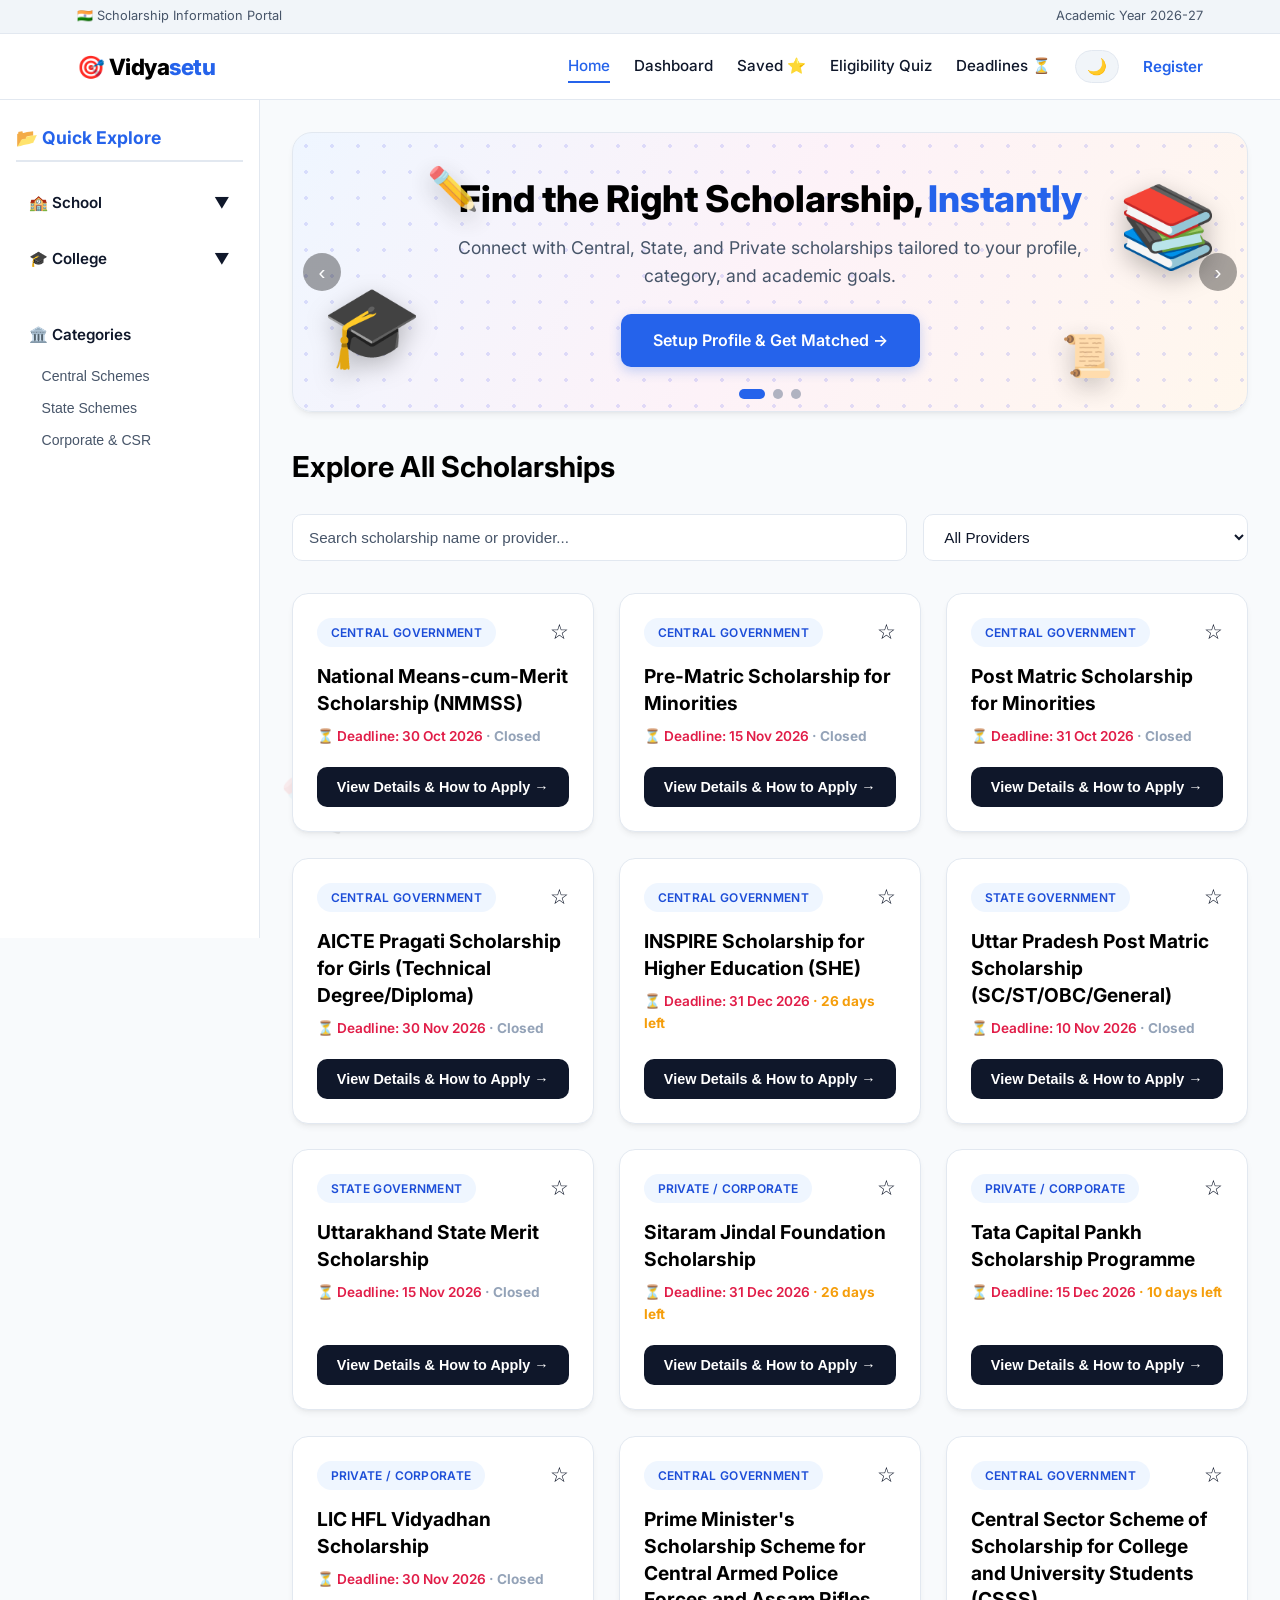
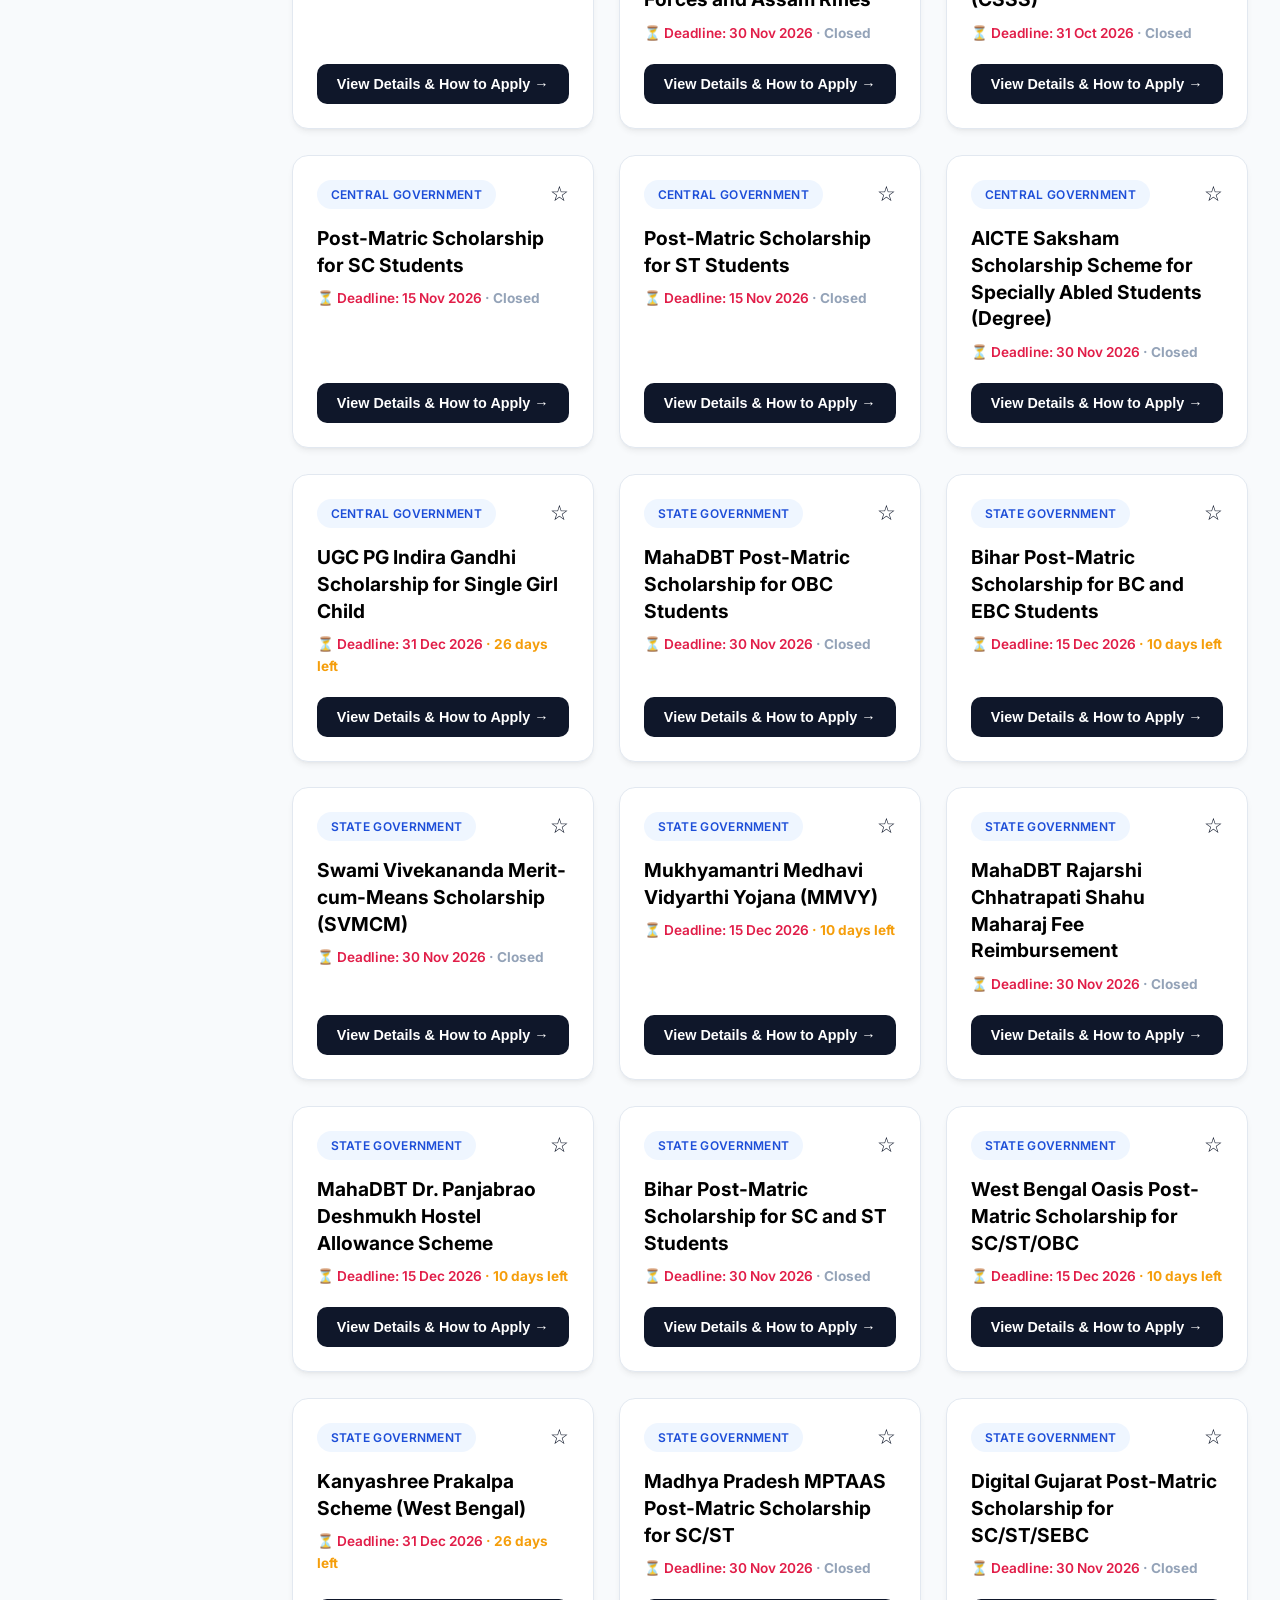
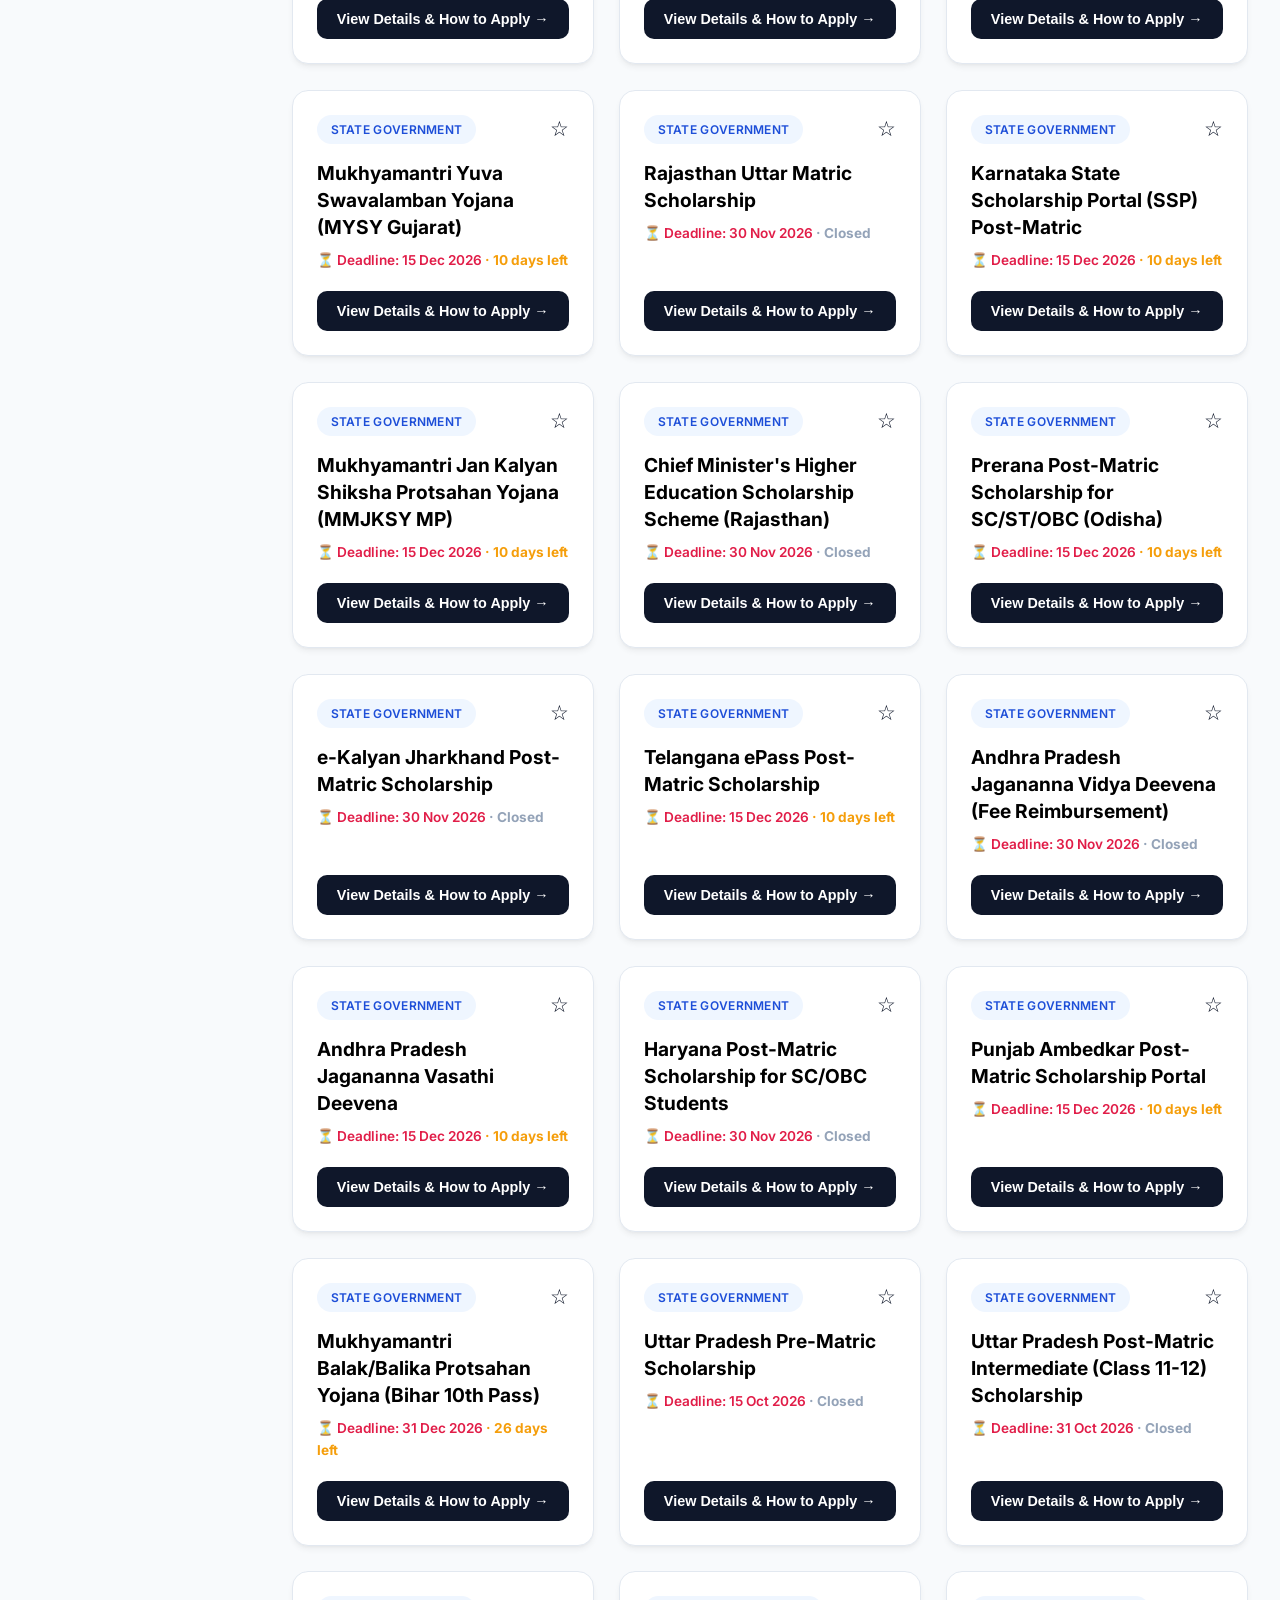
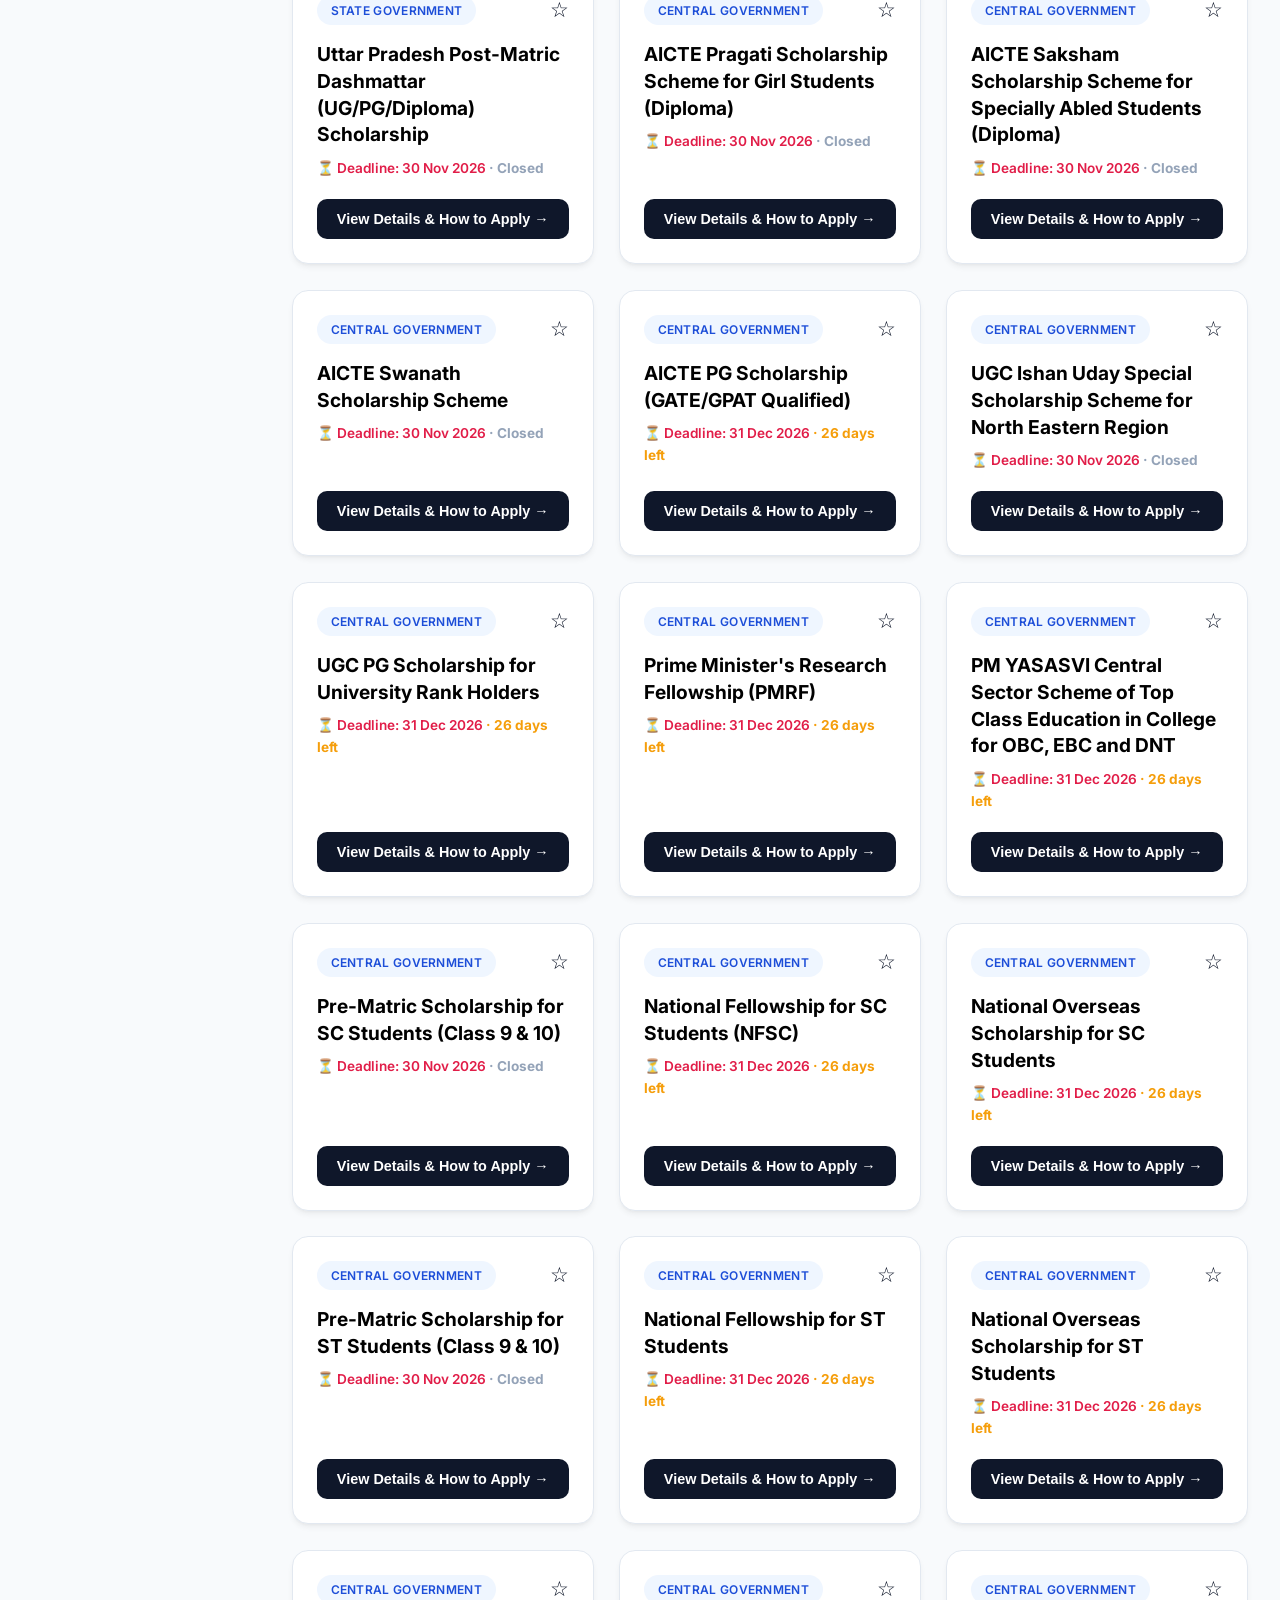
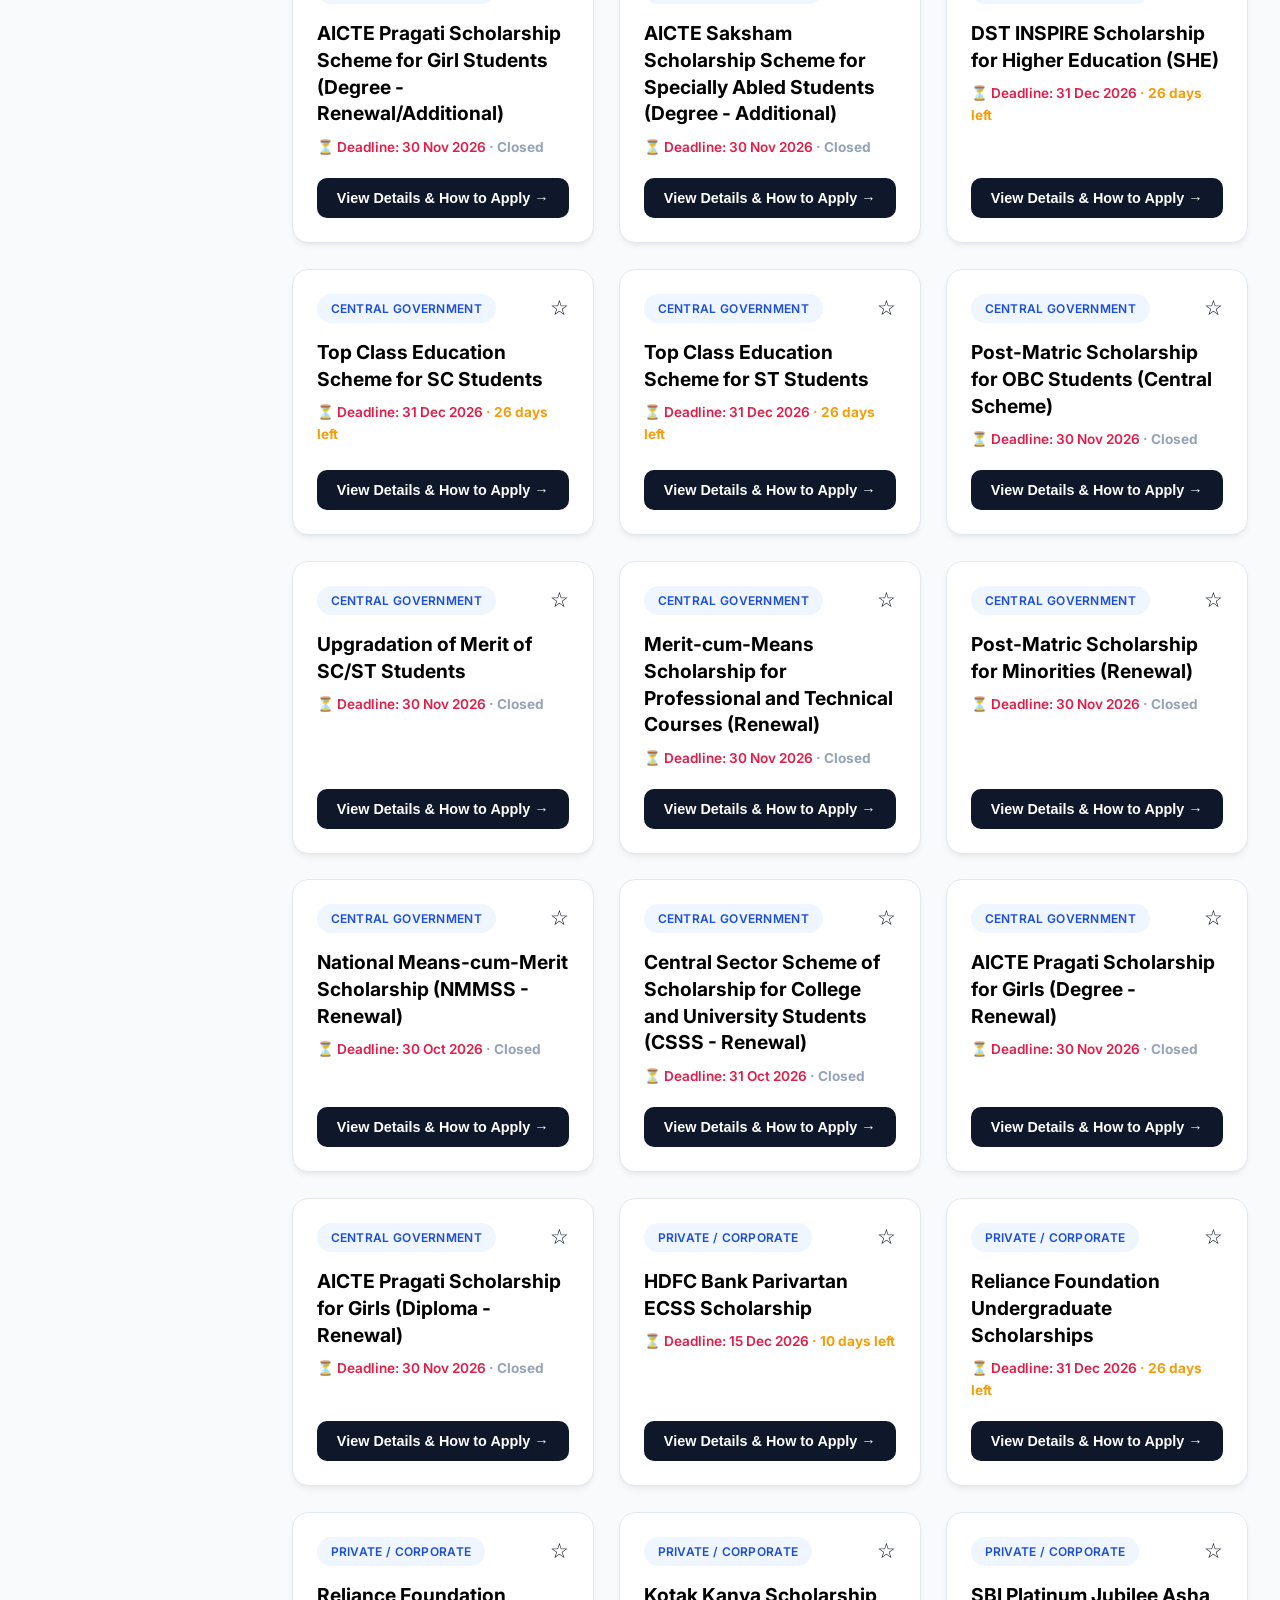
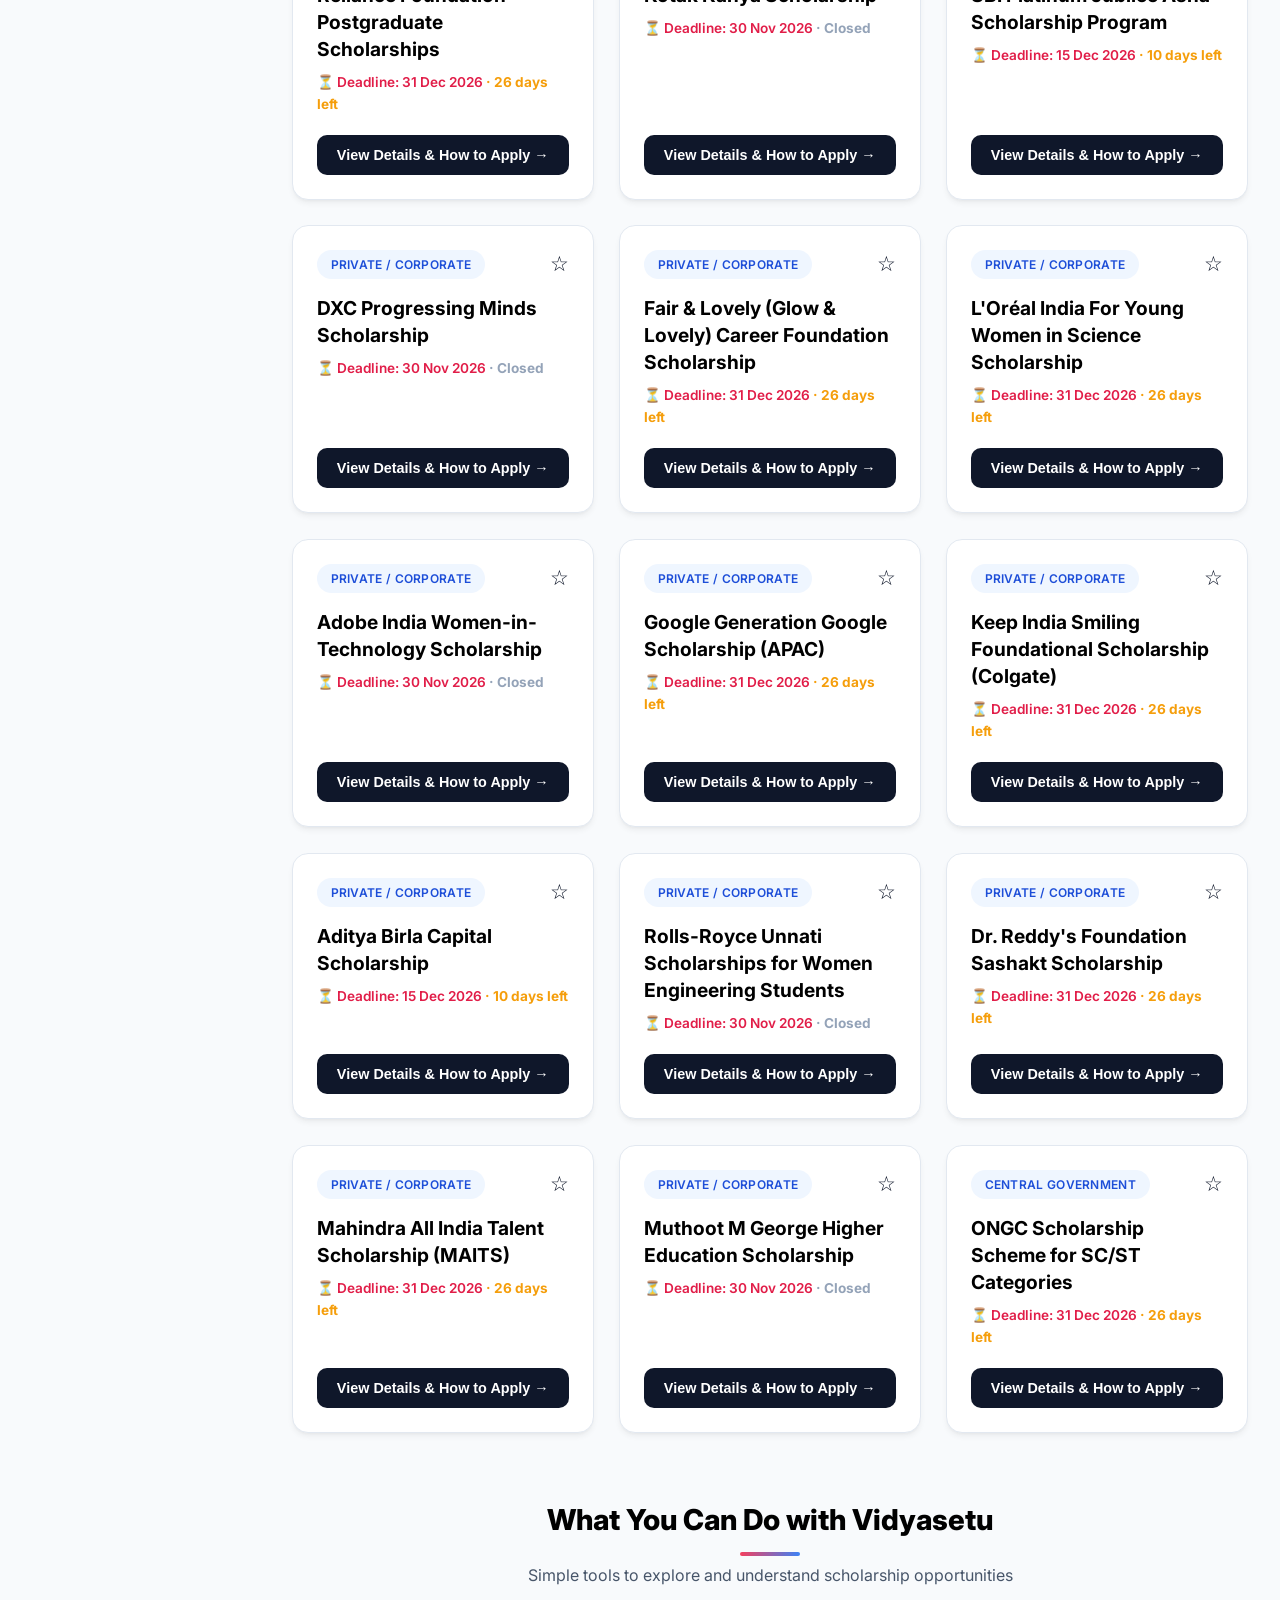
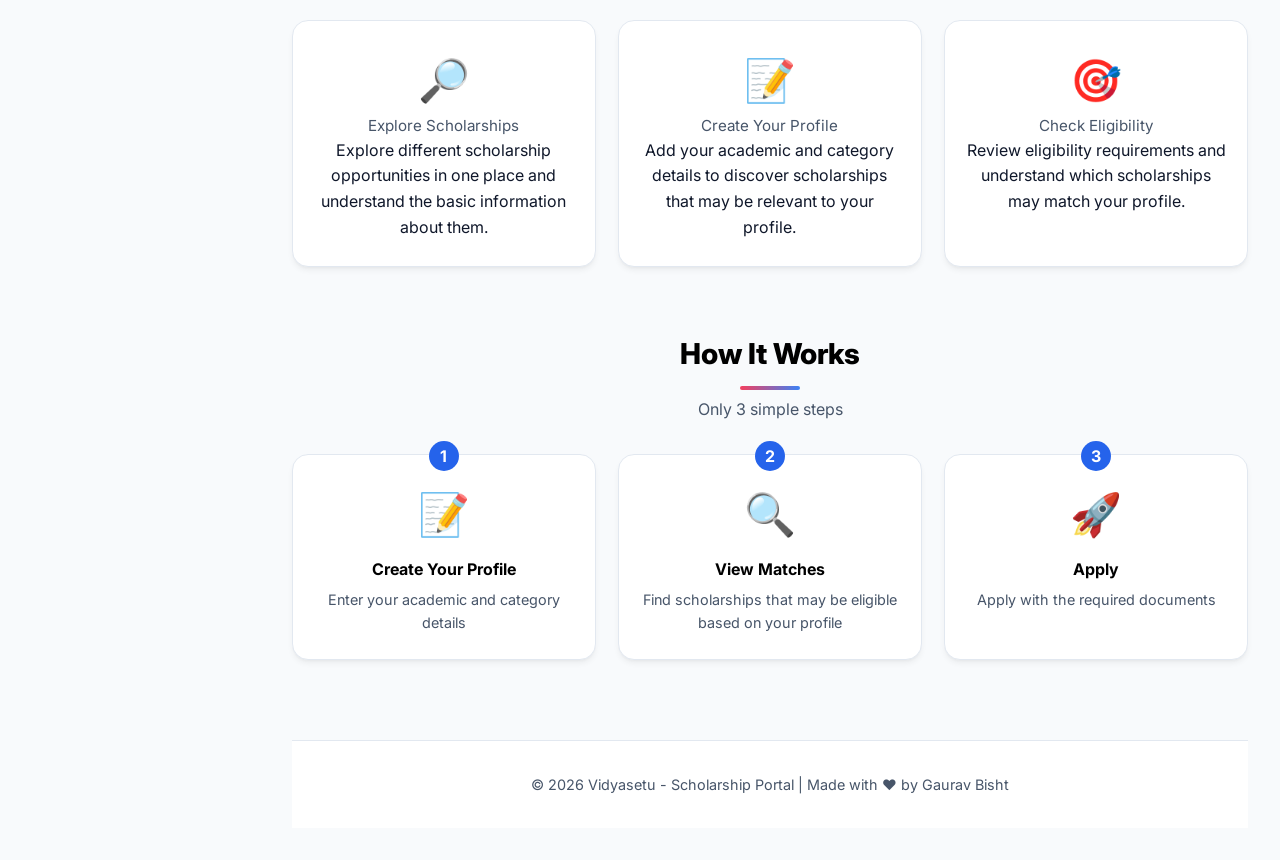
<file: index.html>
<!DOCTYPE html>
<html lang="en">
<head>
    <meta charset="UTF-8">
    <meta name="viewport" content="width=device-width, initial-scale=1.0">
    <title>Vidyasetu - Scholarship Portal</title>
    <link rel="preconnect" href="https://fonts.googleapis.com">
    <link rel="preconnect" href="https://fonts.gstatic.com" crossorigin>
    <link href="https://fonts.googleapis.com/css2?family=Inter:wght@400;500;600;700;800&display=swap" rel="stylesheet">
    <link rel="stylesheet" href="style.css">
</head>
<body>
    <!-- Scroll progress bar -->
    <div class="scroll-progress" id="scrollProgress"></div>

    <!-- Background floating decorations -->
    <span class="page-deco d1">📚</span>
    <span class="page-deco d2">🎓</span>
    <span class="page-deco d3">✏️</span>

    <!-- Top strip (official website jaisa) -->
    <div class="top-strip">
        <span>🇮🇳 Scholarship Information Portal</span>
        <span>Academic Year 2026-27</span>
    </div>

    <!-- Navbar -->
    <header class="navbar">
        <div class="logo">
            <span>🎯</span> Vidya<span>setu</span>
        </div>

        <button class="mobile-menu-btn" id="mobileMenuBtn" aria-label="Toggle navigation" aria-expanded="false">☰</button>

        <nav class="nav-links" id="navLinks">
            <a href="index.html" class="active">Home</a>
            <a href="dashboard.html" id="dashboardNavLink">Dashboard</a>
            <a href="saved.html">Saved ⭐</a>
            <a href="quiz.html">Eligibility Quiz</a>
            <a href="deadlines.html">Deadlines ⏳</a>

            <button id="themeToggleBtn" class="theme-btn" title="Toggle Theme">🌙</button>
            <div id="authLinkContainer" class="profile-menu-container">
                <!-- Dynamically populated profile icon or login link -->
            </div>
        </nav>
    </header>

    <div class="app-layout">
        <div class="sidebar-overlay" id="sidebarOverlay"></div>

        <!-- Left Sidebar -->
        <aside class="sidebar" id="dashboardSidebar">
            <div class="sidebar-mobile-header">
                <strong>Filters</strong>
                <button class="sidebar-close" id="sidebarClose" aria-label="Close filters">&times;</button>
            </div>
            <h3>📂 Quick Explore</h3>

            <!-- School -->
            <div class="menu-category">
                <div class="menu-title">🏫 School <span>▼</span></div>
                <ul class="submenu">
                    <li><button class="sub-filter-btn" onclick="filterByCourse('Class 9')">Class 9</button></li>
                    <li><button class="sub-filter-btn" onclick="filterByCourse('Class 10')">Class 10</button></li>
                    <li><button class="sub-filter-btn" onclick="filterByCourse('Class 11')">Class 11</button></li>
                    <li><button class="sub-filter-btn" onclick="filterByCourse('Class 12')">Class 12</button></li>
                </ul>
            </div>

            <!-- College -->
            <div class="menu-category">
                <div class="menu-title">🎓 College <span>▼</span></div>
                <ul class="submenu">
                    <li class="sub-dropdown">
                        <a href="#">Diploma &rsaquo;</a>
                        <ul class="nested-menu submenu">
                            <li><button class="sub-filter-btn" onclick="filterByCourse('Diploma')">All Diploma</button></li>
                        </ul>
                    </li>
                    <li class="sub-dropdown">
                        <a href="#">Undergraduate (UG) &rsaquo;</a>
                        <ul class="nested-menu submenu">
                            <li><button class="sub-filter-btn" onclick="filterByCourse('BCA')">BCA</button></li>
                            <li><button class="sub-filter-btn" onclick="filterByCourse('BTech')">B.Tech / Engineering</button></li>
                            <li><button class="sub-filter-btn" onclick="filterByCourse('BSc')">B.Sc / Science</button></li>
                        </ul>
                    </li>
                    <li class="sub-dropdown">
                        <a href="#">Postgraduate (PG) &rsaquo;</a>
                        <ul class="nested-menu submenu">
                            <li><button class="sub-filter-btn" onclick="filterByCourse('Post Graduation')">Masters / Post Graduation</button></li>
                        </ul>
                    </li>
                </ul>
            </div>

            <!-- Categories (hamesha visible) -->
            <div class="menu-category" style="margin-top: 2rem;">
                <div class="menu-title">🏛️ Categories</div>
                <ul class="submenu" style="display: block;">
                    <li><button class="sub-filter-btn" onclick="filterByCategory('Central Government')">Central Schemes</button></li>
                    <li><button class="sub-filter-btn" onclick="filterByCategory('State Government')">State Schemes</button></li>
                    <li><button class="sub-filter-btn" onclick="filterByCategory('Private / Corporate')">Corporate &amp; CSR</button></li>
                </ul>
            </div>
        </aside>

        <!-- Main Content -->
        <main class="main-content">
            <button class="sidebar-toggle" id="sidebarToggle" aria-expanded="false">📂 Quick Explore (Class / Course)</button>

            <!-- Hero banner slider -->
            <section class="hero-banner reveal">
                <span class="hero-deco left">🎓</span>
                <span class="hero-deco right">📚</span>
                <span class="hero-deco small top-left">✏️</span>
                <span class="hero-deco small bottom-right">📜</span>

                <div class="slide active">
                    <h1>Find the Right Scholarship, <span class="highlight">Instantly</span></h1>
                    <p>Connect with Central, State, and Private scholarships tailored to your profile, category, and academic goals.</p>
                    <div id="heroActionContainer">
                        <a href="profile.html" class="btn-primary" id="setupProfileHeroBtn">Setup Profile &amp; Get Matched &rarr;</a>
                    </div>
                </div>

                <div class="slide">
                    <h1>Empowering and <span class="highlight">Inspiring</span></h1>
                    <p>Students to Excel as Life Long Learners</p>
                </div>

                <div class="slide">
                    <h1>Check <span class="highlight">Eligibility</span> in Seconds</h1>
                    <p>Complete your profile and discover matching scholarships instantly</p>
                </div>

                <button class="slider-arrow prev" aria-label="Previous slide">‹</button>
                <button class="slider-arrow next" aria-label="Next slide">›</button>
                <div class="slider-dots"></div>
            </section>

            <!-- Explore all scholarships -->
            <section class="directory-section" id="explore">
                <h2>Explore All Scholarships</h2>
                <div class="search-filter-bar">
                    <input type="text" id="globalSearch" placeholder="Search scholarship name or provider...">
                    <select id="filterProvider">
                        <option value="">All Providers</option>
                        <option value="Central Government">Central Government</option>
                        <option value="State Government">State Government</option>
                        <option value="Private / Corporate">Private / Corporate</option>
                    </select>
                </div>
                <div id="allScholarshipsContainer" class="scholarship-grid"></div>
            </section>

            <!-- What you can do -->
            <section class="info-section reveal">
                <h2 class="section-title">What You Can Do with Vidyasetu</h2>
                <p class="section-sub">Simple tools to explore and understand scholarship opportunities</p>
                <div class="stats-grid">
                    <div class="stat-card">
                        <div class="stat-icon">🔎</div>
                        <div class="stat-label">Explore Scholarships</div>
                        <p>Explore different scholarship opportunities in one place and understand the basic information about them.</p>
                    </div>
                    <div class="stat-card">
                        <div class="stat-icon">📝</div>
                        <div class="stat-label">Create Your Profile</div>
                        <p>Add your academic and category details to discover scholarships that may be relevant to your profile.</p>
                    </div>
                    <div class="stat-card">
                        <div class="stat-icon">🎯</div>
                        <div class="stat-label">Check Eligibility</div>
                        <p>Review eligibility requirements and understand which scholarships may match your profile.</p>
                    </div>
                </div>
            </section>

            <!-- How it works -->
            <section class="info-section reveal">
                <h2 class="section-title">How It Works</h2>
                <p class="section-sub">Only 3 simple steps</p>
                <div class="steps-grid">
                    <div class="step-card">
                        <span class="step-no">1</span>
                        <div class="step-icon">📝</div>
                        <h4>Create Your Profile</h4>
                        <p>Enter your academic and category details</p>
                    </div>
                    <div class="step-card">
                        <span class="step-no">2</span>
                        <div class="step-icon">🔍</div>
                        <h4>View Matches</h4>
                        <p>Find scholarships that may be eligible based on your profile</p>
                    </div>
                    <div class="step-card">
                        <span class="step-no">3</span>
                        <div class="step-icon">🚀</div>
                        <h4>Apply</h4>
                        <p>Apply with the required documents</p>
                    </div>
                </div>
            </section>

            <!-- Footer -->
            <footer class="site-footer" style="width: 100%;">
                © 2026 Vidyasetu - Scholarship Portal | Made with ❤️ by Gaurav Bisht
            </footer>
        </main>
    </div>

    <!-- Modal for Detailed Guide -->
    <div id="scholarshipModal" class="modal">
        <div class="modal-content">
            <span class="close-btn">&times;</span>
            <div id="modalBody"></div>
        </div>
    </div>

    <!-- Extras -->
    <button class="back-to-top" id="backToTop" aria-label="Back to top">↑</button>
    <div class="toast" id="toast"></div>

    <script src="script.js"></script>
    <script>
    (() => {
        const menuBtn = document.getElementById('mobileMenuBtn');
        const nav = document.getElementById('navLinks');
        const sidebar = document.getElementById('dashboardSidebar');
        const toggle = document.getElementById('sidebarToggle');
        const closeBtn = document.getElementById('sidebarClose');
        const overlay = document.getElementById('sidebarOverlay');

        const closeSidebar = () => {
            if (!sidebar) return;
            sidebar.classList.remove('sidebar-open');
            if (overlay) overlay.classList.remove('sidebar-overlay-visible');
            if (toggle) toggle.setAttribute('aria-expanded', 'false');
            document.body.classList.remove('sidebar-lock');
        };
        const openSidebar = () => {
            if (!sidebar) return;
            sidebar.classList.add('sidebar-open');
            if (overlay) overlay.classList.add('sidebar-overlay-visible');
            if (toggle) toggle.setAttribute('aria-expanded', 'true');
            document.body.classList.add('sidebar-lock');
        };

        if (menuBtn && nav) {
            menuBtn.addEventListener('click', () => {
                const open = nav.classList.toggle('active-mobile-menu');
                menuBtn.setAttribute('aria-expanded', String(open));
            });
            nav.querySelectorAll('a').forEach(a => a.addEventListener('click', () => {
                nav.classList.remove('active-mobile-menu');
                menuBtn.setAttribute('aria-expanded', 'false');
            }));
        }

        if (toggle) toggle.addEventListener('click', openSidebar);
        if (closeBtn) closeBtn.addEventListener('click', closeSidebar);
        if (overlay) overlay.addEventListener('click', closeSidebar);
        if (sidebar) sidebar.querySelectorAll('.sub-filter-btn').forEach(b =>
            b.addEventListener('click', () => { if (window.innerWidth <= 900) closeSidebar(); }));

        window.addEventListener('resize', () => {
            if (window.innerWidth > 900) {
                closeSidebar();
                if (nav) nav.classList.remove('active-mobile-menu');
                if (menuBtn) menuBtn.setAttribute('aria-expanded', 'false');
            }
        });
    })();
    </script>
</body>
</html>
</file>
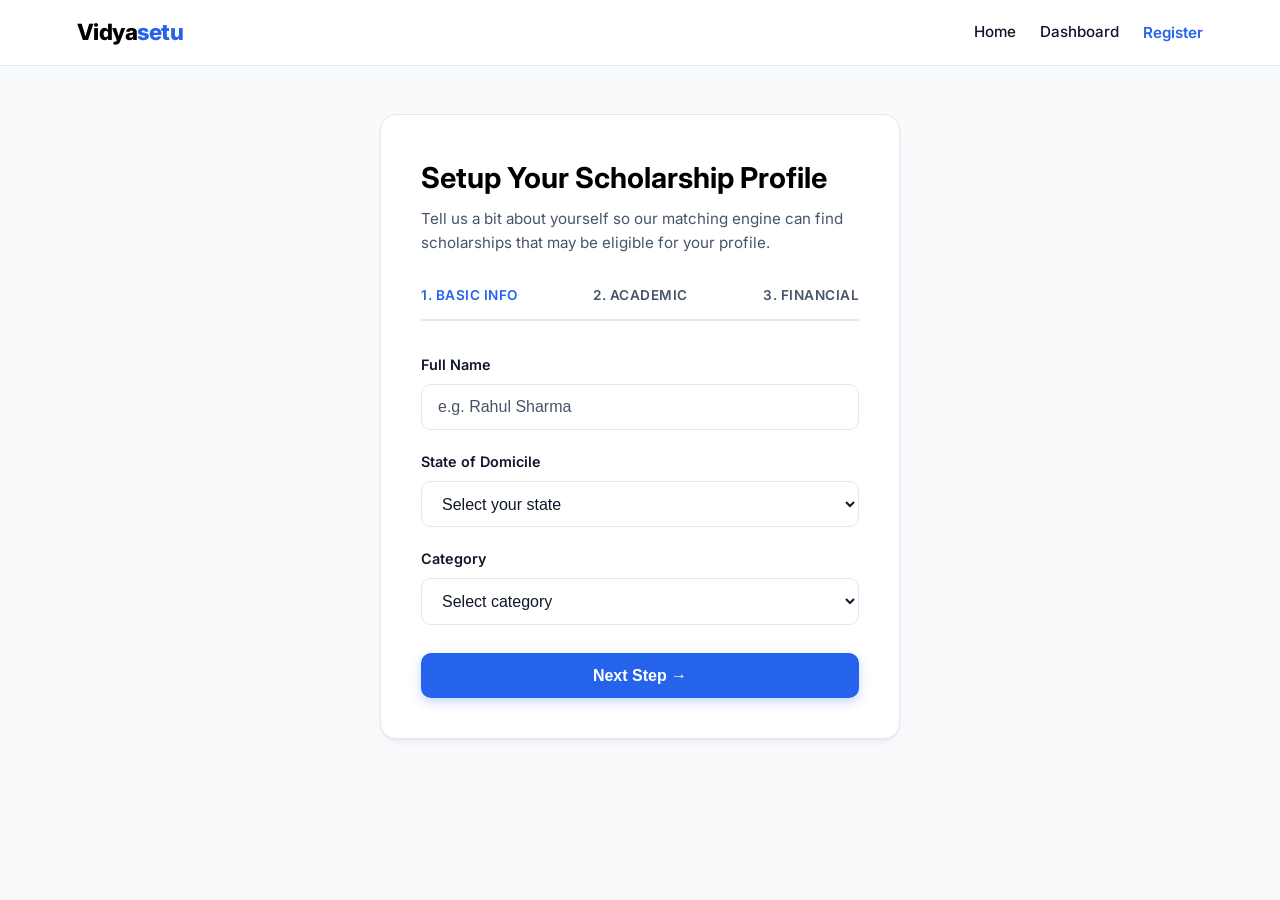
<file: dashboard.html>
<!DOCTYPE html>
<html lang="en">
<head>
    <meta charset="UTF-8">
    <meta name="viewport" content="width=device-width, initial-scale=1.0">
    <title>Dashboard - Vidyasetu</title>
    <link rel="preconnect" href="https://fonts.googleapis.com">
    <link rel="preconnect" href="https://fonts.gstatic.com" crossorigin>
    <link href="https://fonts.googleapis.com/css2?family=Inter:wght@400;500;600;700;800&display=swap" rel="stylesheet">
    <link rel="stylesheet" href="style.css">
</head>
<body>
    <div class="scroll-progress" id="scrollProgress"></div>

    <div class="top-strip">
        <span>🇮🇳 Scholarship Information Portal</span>
        <span>Academic Year 2026-27</span>
    </div>

    <header class="navbar">
        <div class="logo">
            <span>🎯</span> Vidya<span>setu</span>
        </div>

        <button class="mobile-menu-btn" id="mobileMenuBtn" aria-label="Toggle navigation" aria-expanded="false">☰</button>

        <nav class="nav-links" id="navLinks">
            <a href="index.html">Home</a>
            <a href="dashboard.html" id="dashboardNavLink" class="active">Dashboard</a>
            <a href="saved.html">Saved ⭐</a>
            <a href="quiz.html">Eligibility Quiz</a>
            <a href="deadlines.html">Deadlines ⏳</a>

            <button id="themeToggleBtn" class="theme-btn" title="Toggle Theme">🌙</button>
            <div id="authLinkContainer" class="profile-menu-container"></div>
        </nav>
    </header>

    <div class="app-layout">
        <div class="sidebar-overlay" id="sidebarOverlay"></div>

        <aside class="sidebar" id="dashboardSidebar">
            <div class="sidebar-mobile-header">
                <strong>Filters</strong>
                <button class="sidebar-close" id="sidebarClose" aria-label="Close filters">&times;</button>
            </div>
            <h3>📂 Quick Explore</h3>

            <div class="menu-category">
                <div class="menu-title">🏫 School <span>▼</span></div>
                <ul class="submenu">
                    <li><button class="sub-filter-btn" onclick="filterByCourse('Class 9')">Class 9</button></li>
                    <li><button class="sub-filter-btn" onclick="filterByCourse('Class 10')">Class 10</button></li>
                    <li><button class="sub-filter-btn" onclick="filterByCourse('Class 11')">Class 11</button></li>
                    <li><button class="sub-filter-btn" onclick="filterByCourse('Class 12')">Class 12</button></li>
                </ul>
            </div>

            <div class="menu-category">
                <div class="menu-title">🎓 College <span>▼</span></div>
                <ul class="submenu">
                    <li class="sub-dropdown">
                        <a href="#">Diploma &rsaquo;</a>
                        <ul class="nested-menu submenu">
                            <li><button class="sub-filter-btn" onclick="filterByCourse('Diploma')">All Diploma</button></li>
                        </ul>
                    </li>
                    <li class="sub-dropdown">
                        <a href="#">Undergraduate (UG) &rsaquo;</a>
                        <ul class="nested-menu submenu">
                            <li><button class="sub-filter-btn" onclick="filterByCourse('BCA')">BCA</button></li>
                            <li><button class="sub-filter-btn" onclick="filterByCourse('BTech')">B.Tech / Engineering</button></li>
                            <li><button class="sub-filter-btn" onclick="filterByCourse('BSc')">B.Sc / Science</button></li>
                        </ul>
                    </li>
                    <li class="sub-dropdown">
                        <a href="#">Postgraduate (PG) &rsaquo;</a>
                        <ul class="nested-menu submenu">
                            <li><button class="sub-filter-btn" onclick="filterByCourse('Post Graduation')">Masters / Post Graduation</button></li>
                        </ul>
                    </li>
                </ul>
            </div>

            <div class="menu-category" style="margin-top: 2rem;">
                <div class="menu-title">🏛️ Categories</div>
                <ul class="submenu" style="display: block;">
                    <li><button class="sub-filter-btn" onclick="filterByCategory('Central Government')">Central Schemes</button></li>
                    <li><button class="sub-filter-btn" onclick="filterByCategory('State Government')">State Schemes</button></li>
                    <li><button class="sub-filter-btn" onclick="filterByCategory('Private / Corporate')">Corporate &amp; CSR</button></li>
                </ul>
            </div>
        </aside>

        <main class="main-content">
            <button class="sidebar-toggle" id="sidebarToggle" aria-expanded="false">📂 Quick Explore (Class / Course)</button>

            <section class="directory-section" id="dashboardSection">
                <h1 id="welcomeText" style="font-size: 2rem; font-weight: 800; margin-bottom: 0.4rem;">Welcome!</h1>
                <p id="profileSummaryText" style="color: var(--text-secondary); margin-bottom: 1.5rem;"></p>

                <h2>Your Matched Scholarships (<span id="matchCount">0</span>)</h2>
                <div class="search-filter-bar">
                    <input type="text" id="dashSearch" placeholder="Search within your matches...">
                    <select id="dashCategoryFilter">
                        <option value="">All Providers</option>
                        <option value="Central Government">Central Government</option>
                        <option value="State Government">State Government</option>
                        <option value="Private / Corporate">Private / Corporate</option>
                    </select>
                </div>

                <div id="scholarshipsContainer" class="scholarship-grid"></div>
            </section>

            <footer class="site-footer" style="width: 100%;">
                © 2026 Vidyasetu - Scholarship Portal | Made with ❤️ by Gaurav
            </footer>
        </main>
    </div>

    <div id="scholarshipModal" class="modal">
        <div class="modal-content">
            <span class="close-btn">&times;</span>
            <div id="modalBody"></div>
        </div>
    </div>

    <button class="back-to-top" id="backToTop" aria-label="Back to top">↑</button>
    <div class="toast" id="toast"></div>

    <script src="script.js"></script>
    <script>
    (() => {
        const menuBtn = document.getElementById('mobileMenuBtn');
        const nav = document.getElementById('navLinks');
        const sidebar = document.getElementById('dashboardSidebar');
        const toggle = document.getElementById('sidebarToggle');
        const closeBtn = document.getElementById('sidebarClose');
        const overlay = document.getElementById('sidebarOverlay');

        const closeSidebar = () => {
            if (!sidebar) return;
            sidebar.classList.remove('sidebar-open');
            if (overlay) overlay.classList.remove('sidebar-overlay-visible');
            if (toggle) toggle.setAttribute('aria-expanded', 'false');
            document.body.classList.remove('sidebar-lock');
        };
        const openSidebar = () => {
            if (!sidebar) return;
            sidebar.classList.add('sidebar-open');
            if (overlay) overlay.classList.add('sidebar-overlay-visible');
            if (toggle) toggle.setAttribute('aria-expanded', 'true');
            document.body.classList.add('sidebar-lock');
        };

        if (menuBtn && nav) {
            menuBtn.addEventListener('click', () => {
                const open = nav.classList.toggle('active-mobile-menu');
                menuBtn.setAttribute('aria-expanded', String(open));
            });
            nav.querySelectorAll('a').forEach(a => a.addEventListener('click', () => {
                nav.classList.remove('active-mobile-menu');
                menuBtn.setAttribute('aria-expanded', 'false');
            }));
        }

        if (toggle) toggle.addEventListener('click', openSidebar);
        if (closeBtn) closeBtn.addEventListener('click', closeSidebar);
        if (overlay) overlay.addEventListener('click', closeSidebar);
        if (sidebar) sidebar.querySelectorAll('.sub-filter-btn').forEach(b =>
            b.addEventListener('click', () => { if (window.innerWidth <= 900) closeSidebar(); }));

        window.addEventListener('resize', () => {
            if (window.innerWidth > 900) {
                closeSidebar();
                if (nav) nav.classList.remove('active-mobile-menu');
                if (menuBtn) menuBtn.setAttribute('aria-expanded', 'false');
            }
        });
    })();
    </script>
</body>
</html>
</file>
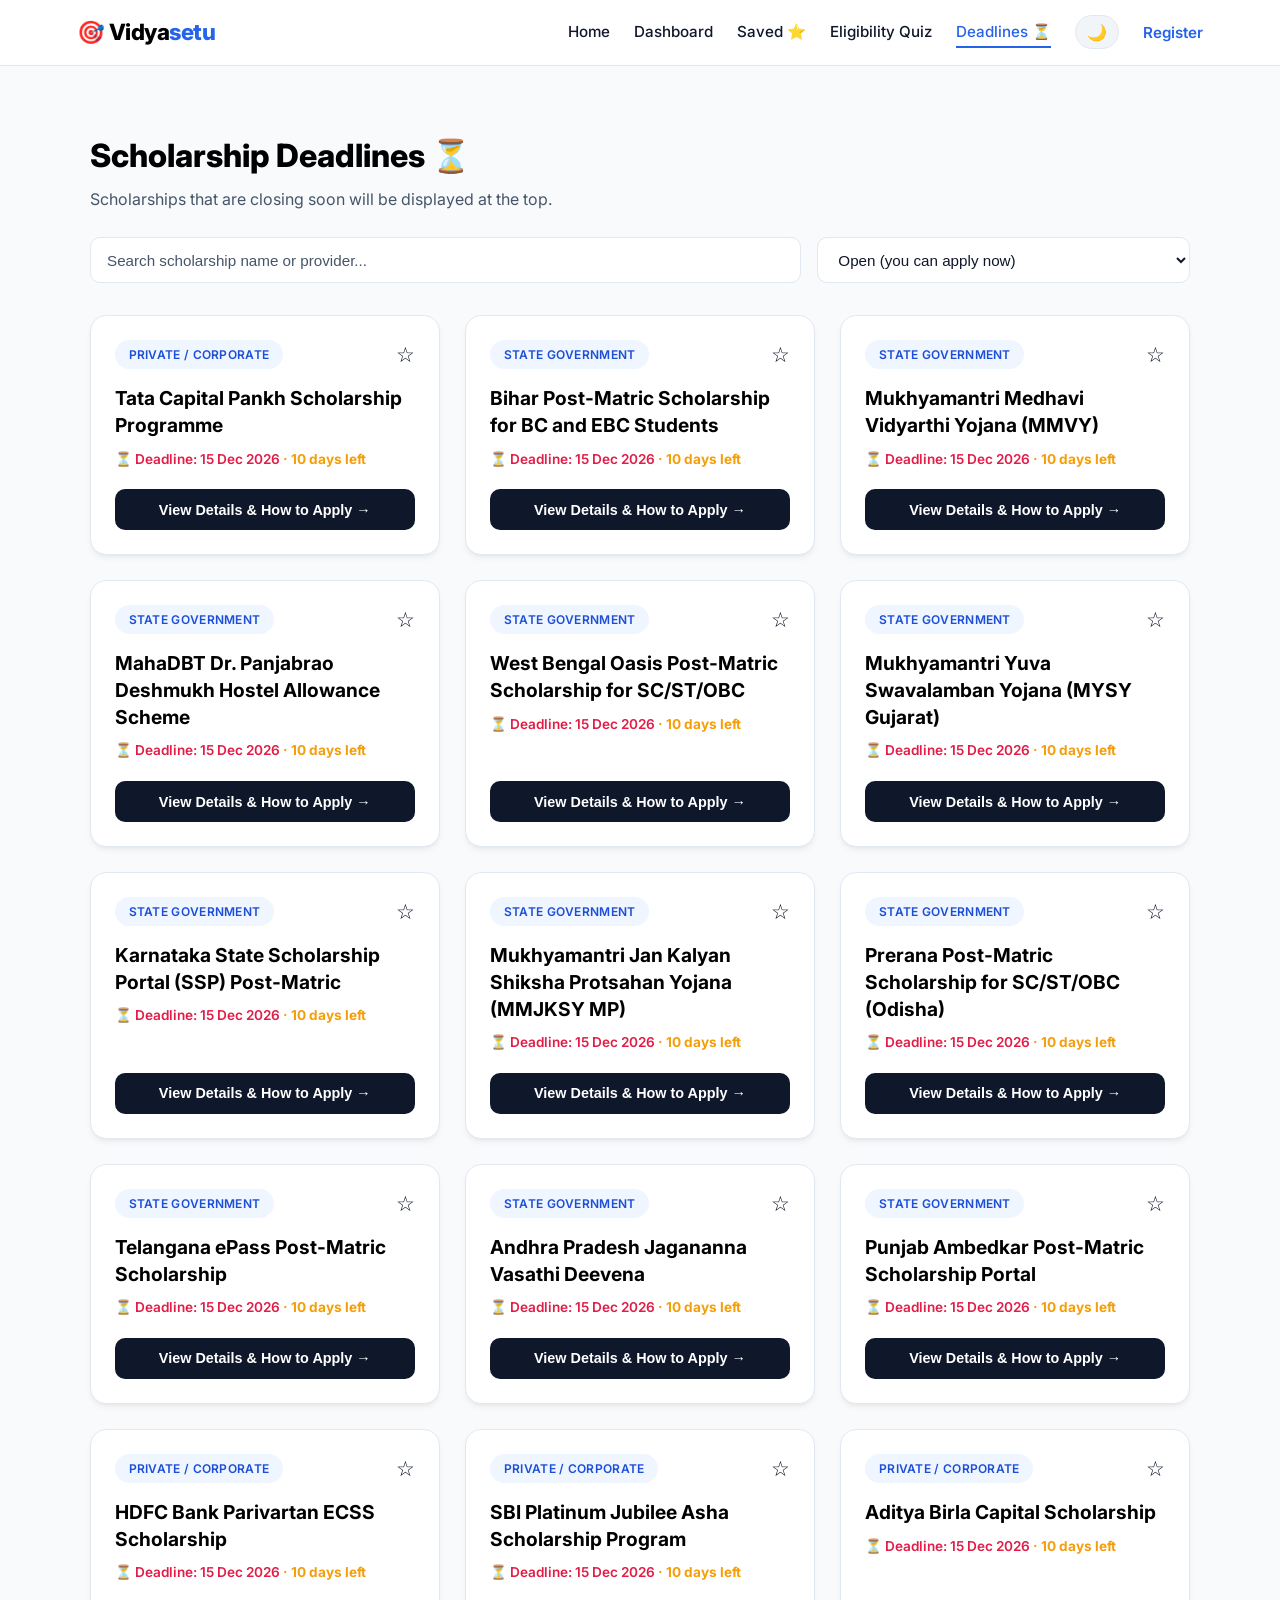
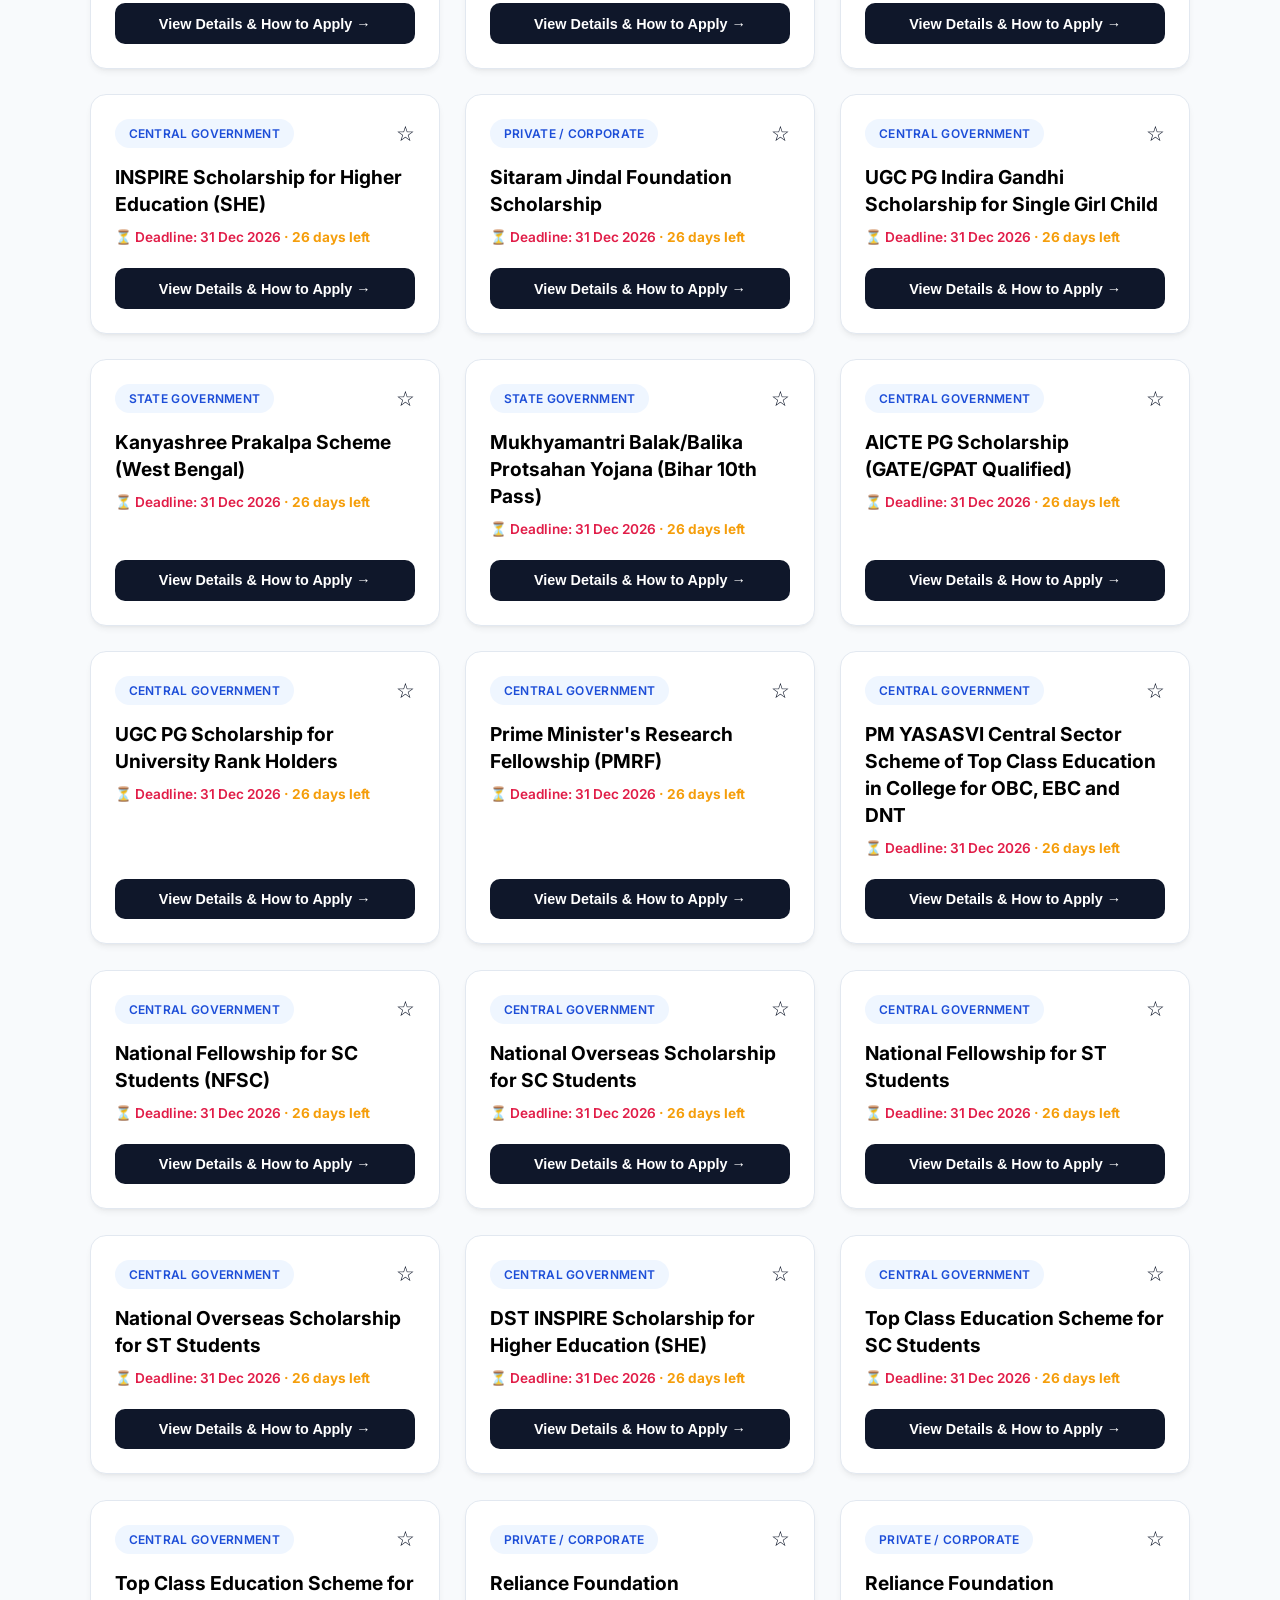
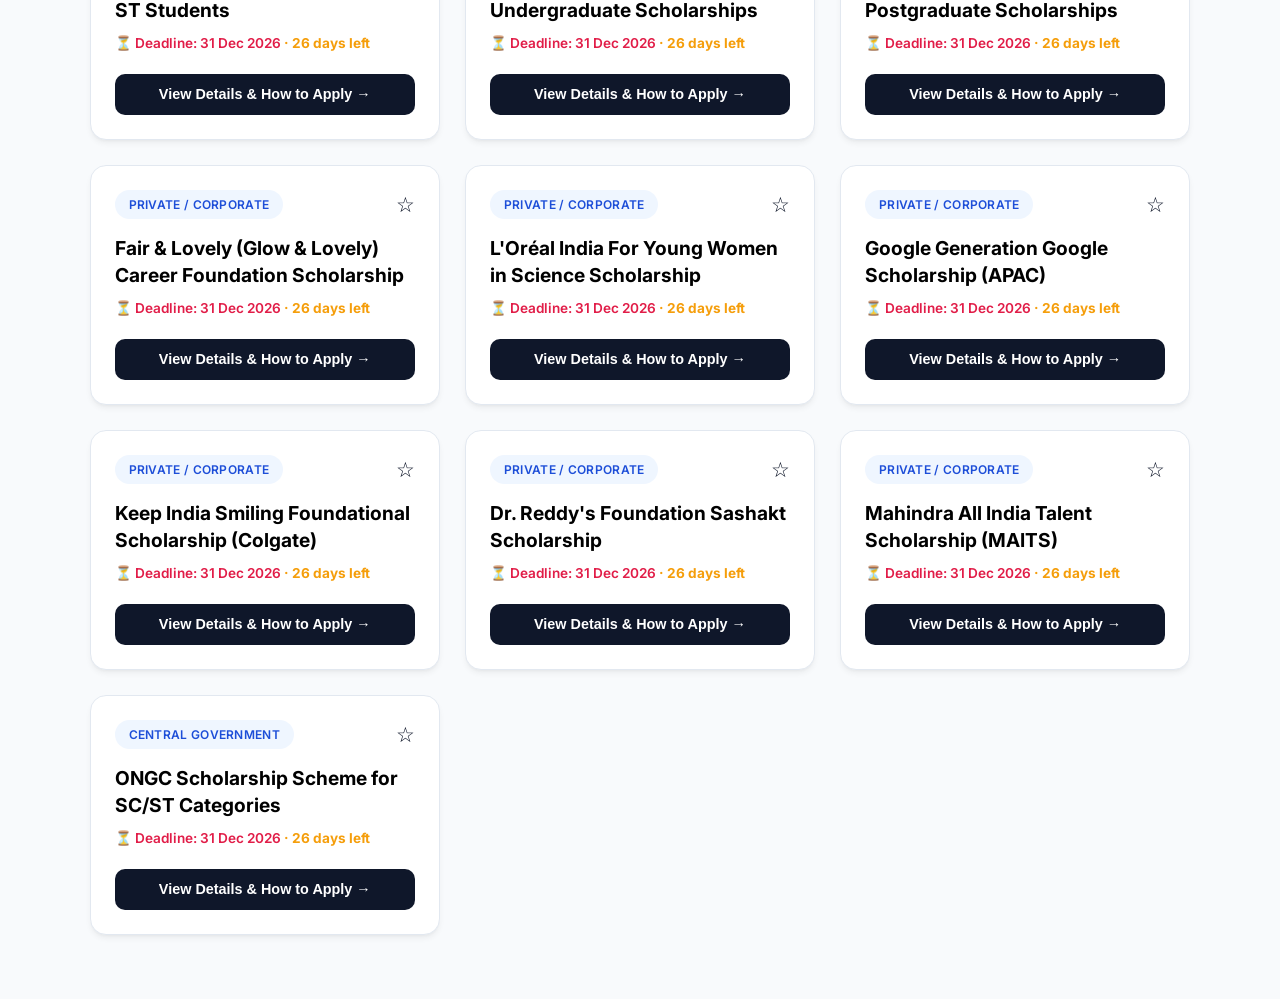
<file: deadlines.html>
<!DOCTYPE html>
<html lang="en">
<head>
    <meta charset="UTF-8">
    <meta name="viewport" content="width=device-width, initial-scale=1.0">
    <title>Deadlines - Vidyasetu</title>
    <link href="https://fonts.googleapis.com/css2?family=Inter:wght@400;500;600;700;800&display=swap" rel="stylesheet">
    <link rel="stylesheet" href="style.css">
</head>
<body>
    <header class="navbar">
        <div class="logo"><span>🎯</span> Vidya<span>setu</span></div>

        <button class="mobile-menu-btn" id="mobileMenuBtn" aria-label="Toggle navigation" aria-expanded="false">☰</button>

        <nav class="nav-links" id="navLinks">
            <a href="index.html">Home</a>
            <a href="dashboard.html">Dashboard</a>
            <a href="saved.html">Saved ⭐</a>
            <a href="quiz.html">Eligibility Quiz</a>
            <a href="deadlines.html" class="active">Deadlines ⏳</a>
            <button id="themeToggleBtn" class="theme-btn" title="Toggle Theme">🌙</button>
            <div id="authLinkContainer" class="profile-menu-container"></div>
        </nav>
    </header>

    <div class="app-layout">
        <main class="main-content" style="max-width: 1200px; margin: 0 auto; width: 100%;">
            <section class="directory-section">
                <h1 style="font-size: 2rem; font-weight: 800; margin-bottom: 0.4rem;">Scholarship Deadlines ⏳</h1>
                <p style="color: var(--text-secondary); margin-bottom: 1.5rem;">Scholarships that are closing soon will be displayed at the top.</p>

                <div class="search-filter-bar">
                    <input type="text" id="deadlineSearch" placeholder="Search scholarship name or provider...">
                    <select id="deadlineFilter">
                        <option value="open">Open (you can apply now)</option>
                        <option value="soon">Closing Soon (under 30 days)</option>
                        <option value="closed">Closed</option>
                        <option value="all">All</option>
                    </select>
                </div>

                <div id="deadlinesContainer" class="scholarship-grid"></div>
            </section>
        </main>
    </div>

    <div id="scholarshipModal" class="modal">
        <div class="modal-content">
            <span class="close-btn">&times;</span>
            <div id="modalBody"></div>
        </div>
    </div>
    <div class="toast" id="toast"></div>

    <script src="script.js"></script>
    <script>
    (() => {
        // ---- mobile menu ----
        const menuBtn = document.getElementById('mobileMenuBtn');
        const nav = document.getElementById('navLinks');
        if (menuBtn && nav) {
            menuBtn.addEventListener('click', () => {
                const open = nav.classList.toggle('active-mobile-menu');
                menuBtn.setAttribute('aria-expanded', String(open));
            });
        }

        // ---- deadlines list ----
        const container = document.getElementById('deadlinesContainer');
        const searchEl = document.getElementById('deadlineSearch');
        const filterEl = document.getElementById('deadlineFilter');

        function daysLeft(sch) {
            const d = parseDeadline(sch.deadline);
            if (!d) return null;
            const today = new Date();
            today.setHours(0, 0, 0, 0);
            return Math.round((d - today) / 86400000);
        }

        function render() {
            const q = searchEl.value.trim().toLowerCase();
            const mode = filterEl.value;

            const list = scholarshipDatabase
                .filter(s => {
                    const left = daysLeft(s);
                    if (left === null) return false;
                    const matchesQ = !q || s.title.toLowerCase().includes(q) || s.provider.toLowerCase().includes(q);
                    const matchesMode =
                        mode === 'all' ||
                        (mode === 'open' && left >= 0) ||
                        (mode === 'soon' && left >= 0 && left <= 30) ||
                        (mode === 'closed' && left < 0);
                    return matchesQ && matchesMode;
                })
                .sort((a, b) => daysLeft(a) - daysLeft(b));

            if (list.length === 0) {
                container.innerHTML = '<p class="no-match">No scholarships match your criteria.</p>';
                return;
            }

            const bookmarks = getSavedBookmarks();
            container.innerHTML = list.map(sch => `
                <div class="scholarship-card" onclick="openDetailsModal(${sch.id})">
                    <div>
                        <div style="display: flex; justify-content: space-between; align-items: center; margin-bottom: 1rem;">
                            <span class="badge" style="margin-bottom: 0;">${sch.provider}</span>
                            ${bookmarkButton(sch.id, bookmarks.includes(sch.id))}
                        </div>
                        <h3>${sch.title}</h3>
                        ${deadlineHTML(sch)}
                    </div>
                    <button class="btn-apply" onclick="event.stopPropagation(); openDetailsModal(${sch.id})">View Details &amp; How to Apply &rarr;</button>
                </div>
            `).join('');
        }

        searchEl.addEventListener('input', render);
        filterEl.addEventListener('change', render);

        // bookmark dabane par yahi list refresh ho
        const origRefresh = window.refreshAfterBookmarkChange;
        window.refreshAfterBookmarkChange = function () {
            if (typeof origRefresh === 'function') origRefresh();
            render();
        };

        render();
    })();
    </script>
</body>
</html>
</file>
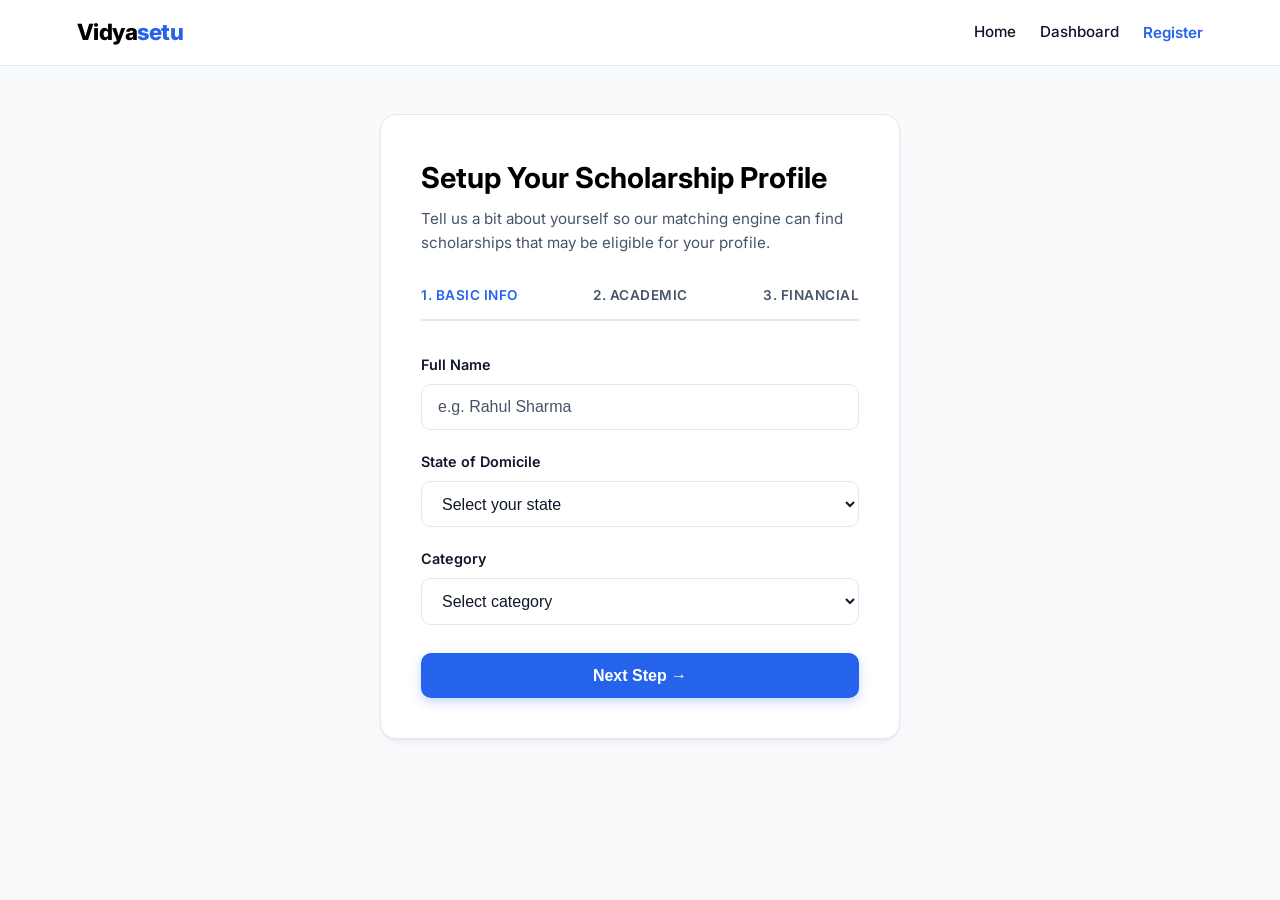
<file: profile.html>
<!DOCTYPE html>
<html lang="en">
<head>
    <meta charset="UTF-8">
    <meta name="viewport" content="width=device-width, initial-scale=1.0">
    <title>Setup Profile - Vidyasetu</title>
    <link rel="stylesheet" href="style.css">
    <link href="https://fonts.googleapis.com/css2?family=Inter:wght@400;500;600;700;800&display=swap" rel="stylesheet">

    <style>
        .mobile-menu-btn { display: none; }

        @media (max-width: 900px) {
            html, body { overflow-x: hidden; }

            .navbar {
                position: sticky !important;
                top: 0;
                z-index: 1000 !important;
                padding: .75rem 1rem !important;
                display: flex;
                align-items: center;
                gap: .5rem;
            }

            .navbar .logo {
                margin-right: auto;
                white-space: nowrap;
                font-size: 1.2rem;
            }

            .mobile-menu-btn {
                display: inline-flex;
                align-items: center;
                justify-content: center;
                border: 0;
                background: transparent;
                color: var(--text-color);
                font-size: 1.5rem;
                cursor: pointer;
                padding: .4rem;
                line-height: 1;
            }

            .navbar nav {
                display: none !important;
                position: absolute;
                top: 100%;
                left: .75rem;
                right: .75rem;
                flex-direction: column;
                align-items: stretch;
                gap: .35rem;
                padding: .75rem;
                border-radius: 14px;
                background: var(--card-bg);
                border: 1px solid var(--border-color);
                box-shadow: 0 12px 30px rgba(0,0,0,.15);
                z-index: 1100;
            }

            .navbar nav.active-mobile-menu { display: flex !important; }

            .navbar nav a,
            .navbar nav > div {
                width: 100%;
                box-sizing: border-box;
            }

            .navbar nav a {
                display: block;
                padding: .7rem .75rem;
                text-decoration: none;
            }

            .form-section {
                width: 100%;
                min-height: calc(100dvh - 60px);
                box-sizing: border-box;
                padding: 1.25rem .75rem 2rem !important;
                display: flex;
                align-items: flex-start;
            }

            .form-container {
                width: 100% !important;
                max-width: 560px !important;
                margin: 0 auto;
                box-sizing: border-box;
                padding: 1.25rem !important;
            }

            .form-container h2 {
                font-size: clamp(1.45rem, 6vw, 2rem);
                line-height: 1.2;
            }

            .form-container > p {
                font-size: .9rem;
                line-height: 1.55;
            }

            .wizard-steps-indicator {
                width: 100%;
                overflow-x: auto;
                scrollbar-width: thin;
                display: flex !important;
                gap: .5rem !important;
                padding-bottom: .35rem;
            }

            .step-indicator {
                flex: 1 0 auto;
                min-width: 105px;
                font-size: .78rem;
                text-align: center;
                white-space: nowrap;
            }

            .input-group {
                width: 100%;
            }

            .input-group input,
            .input-group select {
                width: 100% !important;
                max-width: 100%;
                min-width: 0;
                box-sizing: border-box;
                font-size: 16px;
            }

            .form-btn-group {
                flex-direction: column !important;
                gap: .75rem !important;
            }

            .form-btn-group .btn-primary,
            .form-btn-group .btn-secondary,
            .wizard-step > .btn-primary {
                width: 100% !important;
                min-height: 46px;
                box-sizing: border-box;
            }
        }

        @media (max-width: 520px) {
            .navbar { padding: .7rem .85rem !important; }

            .form-section {
                padding: .85rem .65rem 1.5rem !important;
            }

            .form-container {
                padding: 1rem !important;
                border-radius: 14px;
            }

            .wizard-steps-indicator {
                margin-bottom: 1rem;
            }

            .step-indicator {
                min-width: 95px;
                font-size: .72rem;
            }
        }
    </style>
</head>
<body>

    <header class="navbar">
        <div class="logo">Vidya<span>setu</span></div>

        <button class="mobile-menu-btn" id="mobileMenuBtn" aria-label="Toggle navigation" aria-expanded="false">☰</button>

        <nav id="profileNav">
            <a href="index.html">Home</a>
            <a href="dashboard.html">Dashboard</a>
            <div id="authLinkContainer"></div>
        </nav>
    </header>

    <section class="form-section">
        <div class="form-container">
            <h2>Setup Your Scholarship Profile</h2>
            <p>Tell us a bit about yourself so our matching engine can find scholarships that may be eligible for your profile.</p>

            <div class="wizard-steps-indicator">
                <div class="step-indicator active" id="ind-1">1. Basic Info</div>
                <div class="step-indicator" id="ind-2">2. Academic</div>
                <div class="step-indicator" id="ind-3">3. Financial</div>
            </div>

            <form id="profileForm">
                <div class="wizard-step active-step" id="step-1">
                    <div class="input-group">
                        <label for="name">Full Name</label>
                        <input type="text" id="name" placeholder="e.g. Rahul Sharma" required>
                    </div>
                    <div class="input-group">
                        <label for="state">State of Domicile</label>
                        <select id="state" required>
                            <option value="">Select your state</option>
                            <option value="All-India">All-India / Other</option>
                            <option value="Uttar Pradesh">Uttar Pradesh</option>
                            <option value="Uttarakhand">Uttarakhand</option>
                            <option value="Delhi">Delhi</option>
                            <option value="Bihar">Bihar</option>
                            <option value="Maharashtra">Maharashtra</option>
                            <option value="Karnataka">Karnataka</option>
                            <option value="Andhra Pradesh">Andhra Pradesh</option>
                            <option value="Gujarat">Gujarat</option>
                            <option value="Haryana">Haryana</option>
                            <option value="Jharkhand">Jharkhand</option>
                            <option value="Madhya Pradesh">Madhya Pradesh</option>
                            <option value="Odisha">Odisha</option>
                            <option value="Punjab">Punjab</option>
                            <option value="Rajasthan">Rajasthan</option>
                            <option value="Telangana">Telangana</option>
                            <option value="West Bengal">West Bengal</option>                                           
                            
                        </select>
                    </div>
                    <div class="input-group">
                        <label for="category">Category</label>
                        <select id="category" required>
                            <option value="">Select category</option>
                            <option value="General">General</option>
                            <option value="OBC">OBC</option>
                            <option value="SC">SC</option>
                            <option value="ST">ST</option>
                            <option value="Minority">Minority</option>
                        </select>
                    </div>
                    <button type="button" class="btn-primary full-width" onclick="nextStep(2)">Next Step &rarr;</button>
                </div>

                <div class="wizard-step" id="step-2" style="display: none;">
                    <div class="input-group">
                        <label for="course">Current Course / Class</label>
                        <select id="course" required>
                            <option value="">Select current education level</option>
                            <option value="Class 9">Class 9</option>
                            <option value="Class 10">Class 10</option>
                            <option value="Class 11">Class 11</option>
                            <option value="Class 12">Class 12</option>
                            <option value="BCA">BCA (Bachelor of Computer Applications)</option>
                            <option value="BTech">B.Tech / Engineering</option>
                            <option value="BSc">B.Sc / Science</option>
                            <option value="Diploma">Polytechnic Diploma</option>
                            <option value="Post Graduation">Post Graduation</option>
                        </select>
                    </div>
                    <div class="input-group">
                        <label for="percentage">Last Exam Percentage (%)</label>
                        <input type="number" step="0.1" id="percentage" placeholder="e.g. 75.5" required>
                    </div>
                    <div class="form-btn-group" style="display: flex; gap: 1rem;">
                        <button type="button" class="btn-secondary full-width" onclick="prevStep(1)">&larr; Back</button>
                        <button type="button" class="btn-primary full-width" onclick="nextStep(3)">Next Step &rarr;</button>
                    </div>
                </div>

                <div class="wizard-step" id="step-3" style="display: none;">
                    <div class="input-group">
                        <label for="income">Annual Family Income (₹)</label>
                        <input type="number" id="income" placeholder="e.g. 250000" required>
                    </div>
                    <div class="form-btn-group" style="display: flex; gap: 1rem;">
                        <button type="button" class="btn-secondary full-width" onclick="prevStep(2)">&larr; Back</button>
                        <button type="submit" class="btn-primary full-width" style="background-color: #16a34a;">Save & Find Matches 🎉</button>
                    </div>
                </div>
            </form>
        </div>
    </section>

    <script src="script.js"></script>
    <script>
        (() => {
            const btn = document.getElementById('mobileMenuBtn');
            const nav = document.getElementById('profileNav');

            if (btn && nav) {
                btn.addEventListener('click', () => {
                    const open = nav.classList.toggle('active-mobile-menu');
                    btn.setAttribute('aria-expanded', String(open));
                });

                nav.querySelectorAll('a').forEach(link => {
                    link.addEventListener('click', () => {
                        nav.classList.remove('active-mobile-menu');
                        btn.setAttribute('aria-expanded', 'false');
                    });
                });
            }

            window.addEventListener('resize', () => {
                if (window.innerWidth > 900) {
                    nav?.classList.remove('active-mobile-menu');
                    btn?.setAttribute('aria-expanded', 'false');
                }
            });
        })();
    </script>
</body>
</html>
</file>
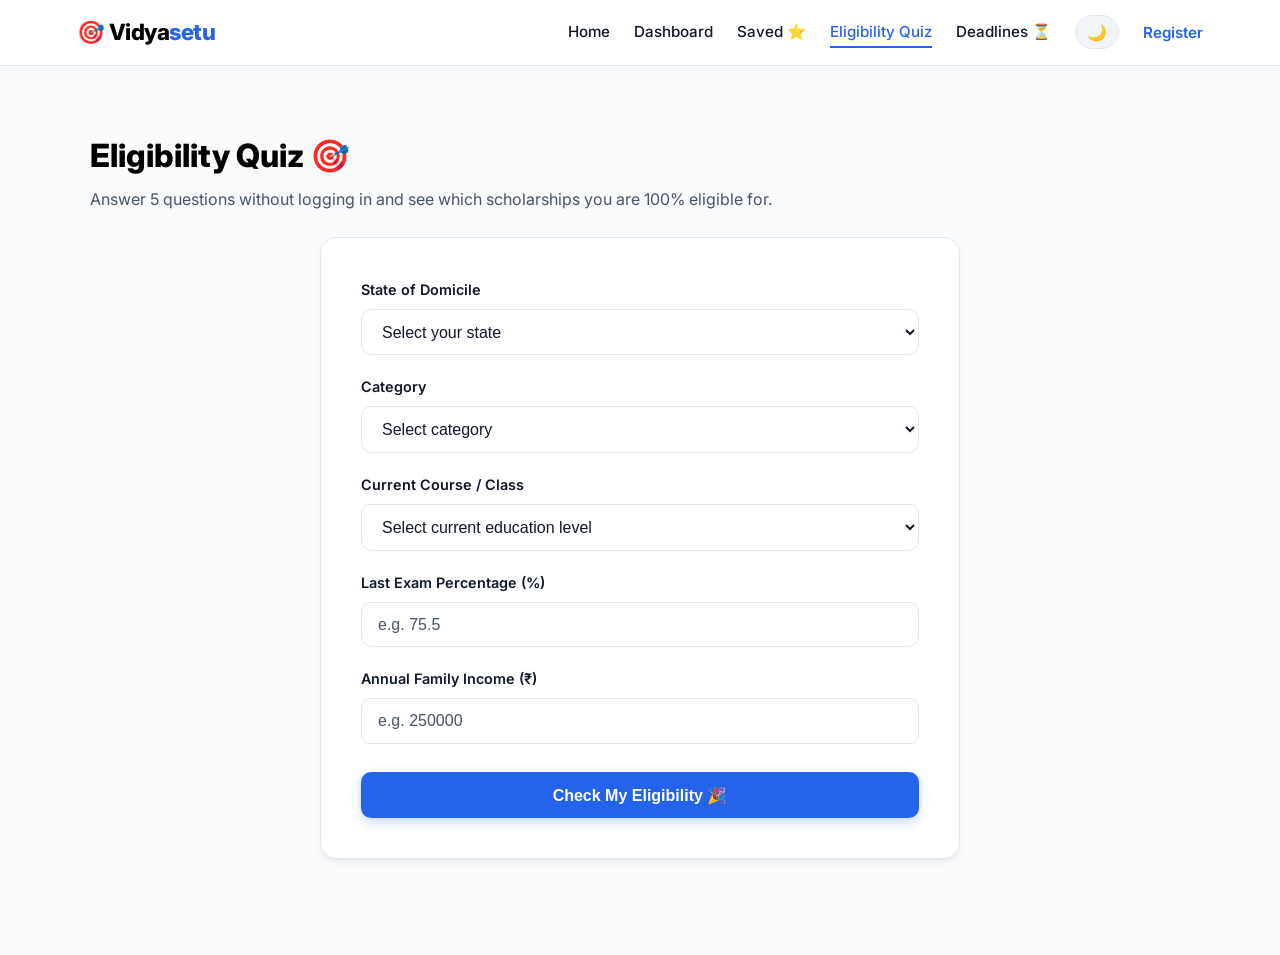
<file: quiz.html>
<!DOCTYPE html>
<html lang="en">
<head>
    <meta charset="UTF-8">
    <meta name="viewport" content="width=device-width, initial-scale=1.0">
    <title>Eligibility Quiz - Vidyasetu</title>
    <link href="https://fonts.googleapis.com/css2?family=Inter:wght@400;500;600;700;800&display=swap" rel="stylesheet">
    <link rel="stylesheet" href="style.css">
</head>
<body>
    <header class="navbar">
        <div class="logo"><span>🎯</span> Vidya<span>setu</span></div>

        <button class="mobile-menu-btn" id="mobileMenuBtn" aria-label="Toggle navigation" aria-expanded="false">☰</button>

        <nav class="nav-links" id="navLinks">
            <a href="index.html">Home</a>
            <a href="dashboard.html">Dashboard</a>
            <a href="saved.html">Saved ⭐</a>
            <a href="quiz.html" class="active">Eligibility Quiz</a>
            <a href="deadlines.html">Deadlines ⏳</a>
            <button id="themeToggleBtn" class="theme-btn" title="Toggle Theme">🌙</button>
            <div id="authLinkContainer" class="profile-menu-container"></div>
        </nav>
    </header>

    <div class="app-layout">
        <main class="main-content" style="max-width: 1200px; margin: 0 auto; width: 100%;">
            <section class="directory-section">
                <h1 style="font-size: 2rem; font-weight: 800; margin-bottom: 0.4rem;">Eligibility Quiz 🎯</h1>
                <p style="color: var(--text-secondary); margin-bottom: 1.5rem;">Answer 5 questions without logging in and see which scholarships you are 100% eligible for.</p>

                <div class="form-container" style="max-width: 640px; margin: 0 auto 2rem;">
                    <form id="quizForm">
                        <div class="input-group">
                            <label for="qState">State of Domicile</label>
                            <select id="qState" required>
                                <option value="">Select your state</option>
                                <option value="All-India">All-India / Other</option>
                                <option value="Uttar Pradesh">Uttar Pradesh</option>
                                <option value="Uttarakhand">Uttarakhand</option>
                                <option value="Delhi">Delhi</option>
                                <option value="Bihar">Bihar</option>
                                <option value="Maharashtra">Maharashtra</option>
                                <option value="Karnataka">Karnataka</option>
                                <option value="Andhra Pradesh">Andhra Pradesh</option>
                                <option value="Gujarat">Gujarat</option>
                                <option value="Haryana">Haryana</option>
                                <option value="Jharkhand">Jharkhand</option>
                                <option value="Madhya Pradesh">Madhya Pradesh</option>
                                <option value="Odisha">Odisha</option>
                                <option value="Punjab">Punjab</option>
                                <option value="Rajasthan">Rajasthan</option>
                                <option value="Telangana">Telangana</option>
                                <option value="West Bengal">West Bengal</option>
                            </select>
                        </div>
                        <div class="input-group">
                            <label for="qCategory">Category</label>
                            <select id="qCategory" required>
                                <option value="">Select category</option>
                                <option value="General">General</option>
                                <option value="OBC">OBC</option>
                                <option value="SC">SC</option>
                                <option value="ST">ST</option>
                                <option value="Minority">Minority</option>
                            </select>
                        </div>
                        <div class="input-group">
                            <label for="qCourse">Current Course / Class</label>
                            <select id="qCourse" required>
                                <option value="">Select current education level</option>
                                <option value="Class 9">Class 9</option>
                                <option value="Class 10">Class 10</option>
                                <option value="Class 11">Class 11</option>
                                <option value="Class 12">Class 12</option>
                                <option value="BCA">BCA (Bachelor of Computer Applications)</option>
                                <option value="BTech">B.Tech / Engineering</option>
                                <option value="BSc">B.Sc / Science</option>
                                <option value="Diploma">Polytechnic Diploma</option>
                                <option value="Post Graduation">Post Graduation</option>
                            </select>
                        </div>
                        <div class="input-group">
                            <label for="qPercentage">Last Exam Percentage (%)</label>
                            <input type="number" step="0.1" min="0" max="100" id="qPercentage" placeholder="e.g. 75.5" required>
                        </div>
                        <div class="input-group">
                            <label for="qIncome">Annual Family Income (₹)</label>
                            <input type="number" min="0" id="qIncome" placeholder="e.g. 250000" required>
                        </div>
                        <button type="submit" class="btn-primary full-width">Check My Eligibility 🎉</button>
                    </form>
                </div>

                <div id="quizResultsWrap" style="display: none;">
                    <h2>You are eligible for <span id="quizCount">0</span> scholarship(s)</h2>
                    <div id="quizResults" class="scholarship-grid"></div>
                </div>
            </section>
        </main>
    </div>

    <div id="scholarshipModal" class="modal">
        <div class="modal-content">
            <span class="close-btn">&times;</span>
            <div id="modalBody"></div>
        </div>
    </div>
    <div class="toast" id="toast"></div>

    <script src="script.js"></script>
    <script>
    (() => {
        // ---- mobile menu ----
        const menuBtn = document.getElementById('mobileMenuBtn');
        const nav = document.getElementById('navLinks');
        if (menuBtn && nav) {
            menuBtn.addEventListener('click', () => {
                const open = nav.classList.toggle('active-mobile-menu');
                menuBtn.setAttribute('aria-expanded', String(open));
            });
        }

        // ---- quiz ----
        const form = document.getElementById('quizForm');
        const wrap = document.getElementById('quizResultsWrap');
        const results = document.getElementById('quizResults');
        const countEl = document.getElementById('quizCount');

        // Profile bana hai to form pehle se bhar do
        const p = getProfile();
        if (p) {
            document.getElementById('qState').value = p.state || '';
            document.getElementById('qCategory').value = p.category || '';
            document.getElementById('qCourse').value = p.course || '';
            document.getElementById('qPercentage').value = p.percentage || '';
            document.getElementById('qIncome').value = p.income || '';
        }

        form.addEventListener('submit', e => {
            e.preventDefault();
            const user = {
                state: document.getElementById('qState').value,
                category: document.getElementById('qCategory').value,
                course: document.getElementById('qCourse').value,
                percentage: parseFloat(document.getElementById('qPercentage').value),
                income: parseFloat(document.getElementById('qIncome').value)
            };

            const matches = scholarshipDatabase.filter(sch =>
                user.income <= sch.maxIncome &&
                user.percentage >= sch.minPercentage &&
                sch.eligibleCourses.includes(user.course) &&
                (sch.state === 'All-India' || sch.state.toLowerCase() === user.state.toLowerCase()) &&
                (sch.category === 'General' || sch.category.toLowerCase() === user.category.toLowerCase())
            );

            countEl.textContent = matches.length;
            renderMatchedCards(matches, results);
            wrap.style.display = 'block';
            wrap.scrollIntoView({ behavior: 'smooth', block: 'start' });
        });

        // bookmark dabane par results wahi rahein, bas star update ho
        let lastMatches = null;
        const origRefresh = window.refreshAfterBookmarkChange;
        window.refreshAfterBookmarkChange = function () {
            if (typeof origRefresh === 'function') origRefresh();
            if (wrap.style.display === 'block') form.dispatchEvent(new Event('submit', { cancelable: true }));
        };
    })();
    </script>
</body>
</html>
</file>
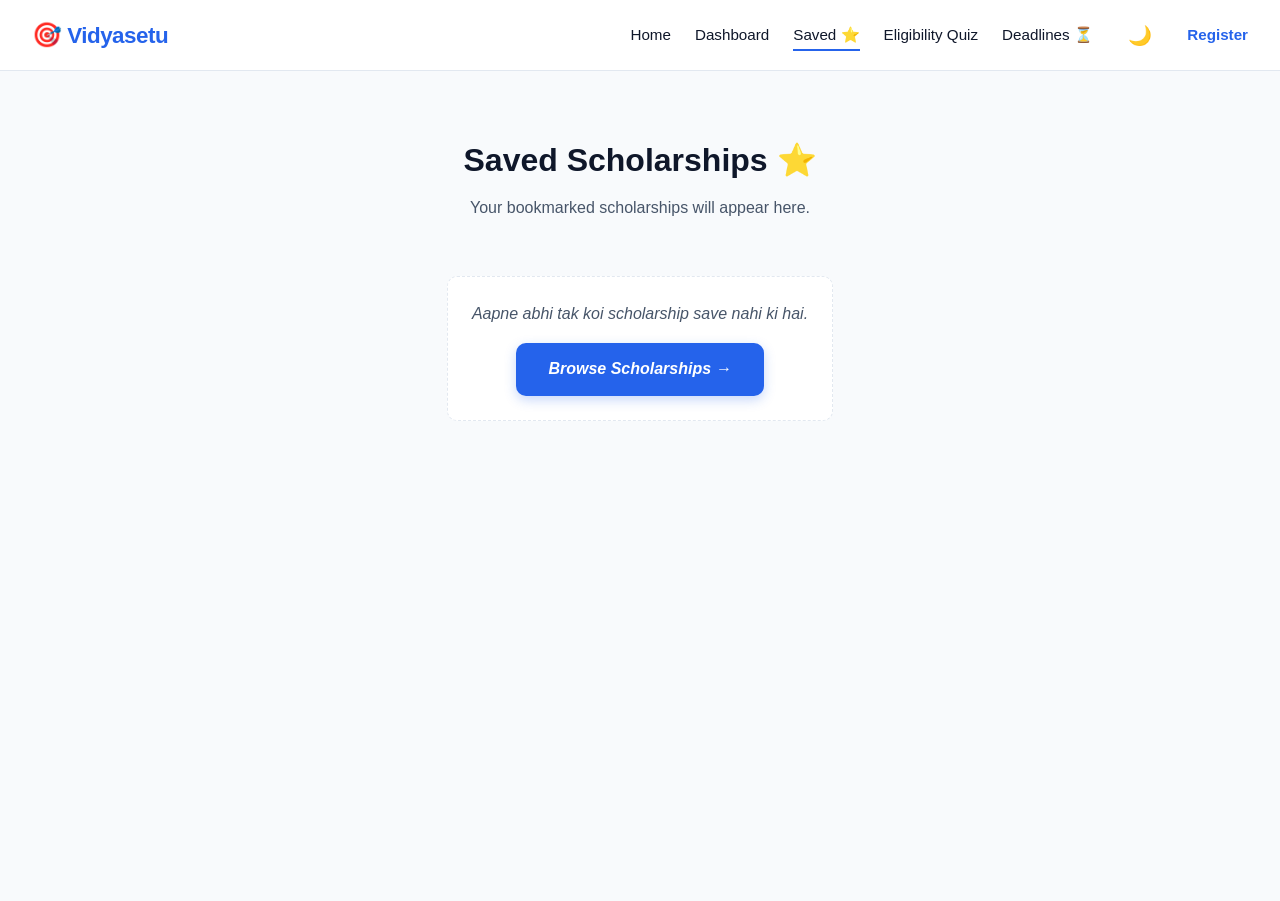
<file: saved.html>
<!DOCTYPE html>
<html lang="en">
<head>
    <meta charset="UTF-8">
    <meta name="viewport" content="width=device-width, initial-scale=1.0">
    <title>Saved Scholarships - Vidyasetu</title>
    <link rel="stylesheet" href="style.css">
    <style>
        .mobile-menu-btn { display: none; }

        @media (max-width: 900px) {
            html, body { overflow-x: hidden; }

            .navbar {
                position: sticky !important;
                top: 0;
                z-index: 1000 !important;
                padding: .75rem 1rem !important;
                gap: .5rem;
            }

            .navbar .logo {
                margin-right: auto;
                font-size: 1.2rem !important;
                white-space: nowrap;
            }

            .mobile-menu-btn {
                display: inline-flex;
                align-items: center;
                justify-content: center;
                border: 0;
                background: transparent;
                color: var(--text-color);
                font-size: 1.5rem;
                cursor: pointer;
                padding: .4rem;
                line-height: 1;
            }

            .nav-links {
                display: none !important;
                position: absolute;
                top: 100%;
                left: .75rem;
                right: .75rem;
                flex-direction: column;
                align-items: stretch !important;
                gap: .35rem !important;
                padding: .75rem;
                flex-wrap: nowrap !important;
                border-radius: 14px;
                background: var(--card-bg);
                border: 1px solid var(--border-color);
                box-shadow: 0 12px 30px rgba(0,0,0,.15);
                z-index: 1100;
            }

            .nav-links.active-mobile-menu { display: flex !important; }

            .nav-links a,
            .nav-links button,
            .nav-links .profile-menu-container {
                width: 100%;
                box-sizing: border-box;
            }

            .nav-links a { display: block; padding: .7rem .75rem; }

            .app-layout {
                display: block !important;
                width: 100% !important;
                max-width: 100% !important;
                box-sizing: border-box;
                padding: 1rem .75rem !important;
            }

            .main-content {
                width: 100% !important;
                min-width: 0 !important;
                box-sizing: border-box;
            }

            .saved-intro {
                margin-bottom: 1.5rem !important;
            }

            .saved-intro h1 {
                font-size: clamp(1.6rem, 7vw, 2rem) !important;
                line-height: 1.2;
            }

            .saved-intro p {
                font-size: .9rem;
                line-height: 1.5;
            }

            #savedScholarshipsContainer {
                grid-template-columns: 1fr !important;
                gap: 1rem !important;
                width: 100%;
            }

            #savedScholarshipsContainer > * {
                min-width: 0;
                max-width: 100%;
            }
        }

        @media (max-width: 520px) {
            .navbar { padding: .7rem .85rem !important; }
            .app-layout { padding: .85rem .75rem 2rem !important; }
        }
    </style>
</head>
<body>
    <!-- Navbar -->
    <header class="navbar" style="display: flex; justify-content: space-between; align-items: center; padding: 1rem 2rem; background: var(--card-bg); border-bottom: 1px solid var(--border-color); position: sticky; top: 0; z-index: 100;">
        <div class="logo" style="font-size: 1.4rem; font-weight: bold; color: var(--primary-color);">
            <span style="font-size: 1.5rem;">🎯</span> <strong>Vidyasetu</strong>
        </div>

        <button class="mobile-menu-btn" id="mobileMenuBtn" aria-label="Toggle navigation" aria-expanded="false">☰</button>

        <nav class="nav-links" style="display: flex; gap: 1.5rem; align-items: center; flex-wrap: wrap;">
            <a href="index.html" style="color: var(--text-color); text-decoration: none; font-weight: 500;">Home</a>
            <a href="dashboard.html" style="color: var(--text-color); text-decoration: none; font-weight: 500;">Dashboard</a>
            <a href="saved.html" class="active" style="color: var(--text-color); text-decoration: none; font-weight: 500;">Saved ⭐</a>
            <a href="quiz.html" style="color: var(--text-color); text-decoration: none; font-weight: 500;">Eligibility Quiz</a>
            <a href="deadlines.html" style="color: var(--text-color); text-decoration: none; font-weight: 500;">Deadlines ⏳</a>
            <button id="themeToggleBtn" class="theme-btn" title="Toggle Theme" style="background: none; border: none; cursor: pointer; font-size: 1.2rem;">🌙</button>
            <div id="authLinkContainer" class="profile-menu-container"></div>
        </nav>
    </header>

    <div class="app-layout" style="display: flex; padding: 2rem; max-width: 1200px; margin: 0 auto; width: 100%;">
        <main class="main-content" style="width: 100%;">
            <div class="saved-intro" style="margin-bottom: 2rem; text-align: center;">
                <h1 style="font-size: 2rem; font-weight: 800; color: var(--text-color); margin-bottom: 0.5rem;">Saved Scholarships ⭐</h1>
                <p style="color: var(--text-secondary);">Your bookmarked scholarships will appear here.</p>
            </div>

            <div id="savedScholarshipsContainer" class="scholarship-grid" style="display: grid; grid-template-columns: repeat(auto-fill, minmax(300px, 1fr)); gap: 1.5rem;"></div>
        </main>
    </div>

        <div id="scholarshipModal" class="modal">
        <div class="modal-content">
            <span class="close-btn">&times;</span>
            <div id="modalBody"></div>
        </div>
    </div>
    <div class="toast" id="toast"></div>
    
    <script src="script.js"></script>
    <script>
        document.addEventListener('DOMContentLoaded', () => {
            if (typeof loadSavedScholarships === 'function') {
                loadSavedScholarships();
            }
        });

        (() => {
            const btn = document.getElementById('mobileMenuBtn');
            const nav = document.querySelector('.nav-links');

            if (btn && nav) {
                btn.addEventListener('click', () => {
                    const open = nav.classList.toggle('active-mobile-menu');
                    btn.setAttribute('aria-expanded', String(open));
                });

                nav.querySelectorAll('a').forEach(link => {
                    link.addEventListener('click', () => {
                        nav.classList.remove('active-mobile-menu');
                        btn.setAttribute('aria-expanded', 'false');
                    });
                });
            }

            window.addEventListener('resize', () => {
                if (window.innerWidth > 900) {
                    nav?.classList.remove('active-mobile-menu');
                    btn?.setAttribute('aria-expanded', 'false');
                }
            });
        })();
    </script>
</body>
</html>
</file>
<file: style.css>
/* ==========================================================
   1. THEME VARIABLES
   ========================================================== */
:root {
    --bg-image: url('background.jpg.png');
    --bg-color: #f8fafc;
    --text-color: #0f172a;
    --text-secondary: #475569;
    --heading-color: #000000;
    --card-bg: #ffffff;
    --box-bg: #f1f5f9;
    --sidebar-bg: #ffffff;
    --navbar-bg: rgba(255, 255, 255, 0.9);
    --input-bg: #ffffff;
    --border-color: #e2e8f0;
    --primary-color: #2563eb;
    --primary-hover: #1d4ed8;
    --badge-bg: #eff6ff;
    --badge-text: #1d4ed8;
    --success: #16a34a;
    --danger: #dc2626;
    --card-shadow: 0 4px 6px -1px rgba(0, 0, 0, 0.06), 0 2px 4px -2px rgba(0, 0, 0, 0.06);
    --card-shadow-hover: 0 14px 30px rgba(15, 23, 42, 0.14);
}

body.dark-mode {
    --bg-color: #0f172a;
    --text-color: #ffffff;
    --text-secondary: #cbd5e1;
    --heading-color: #ffffff;
    --card-bg: rgba(30, 41, 59, 0.82);
    --box-bg: rgba(15, 23, 42, 0.7);
    --sidebar-bg: rgba(15, 23, 42, 0.55);
    --navbar-bg: rgba(15, 23, 42, 0.75);
    --input-bg: rgba(30, 41, 59, 0.9);
    --border-color: rgba(255, 255, 255, 0.15);
    --primary-color: #3b82f6;
    --primary-hover: #2563eb;
    --badge-bg: rgba(59, 130, 246, 0.25);
    --badge-text: #93c5fd;
    --card-shadow: 0 10px 30px rgba(0, 0, 0, 0.4);
    --card-shadow-hover: 0 16px 40px rgba(0, 0, 0, 0.6);
}

/* ==========================================================
   2. BASE
   ========================================================== */
* {
    margin: 0;
    padding: 0;
    box-sizing: border-box;
}

html {
    scroll-behavior: smooth;
}

body {
    font-family: 'Inter', 'Segoe UI', Tahoma, Geneva, Verdana, sans-serif;
    background-color: var(--bg-color);
    color: var(--text-color);
    line-height: 1.6;
    min-height: 100vh;
    overflow-x: hidden;
    transition: background-color 0.3s ease, color 0.3s ease;
}

/* Background image SIRF dark mode me (sidebar ke peeche bhi dikhegi) */
body.dark-mode {
    background-image:
        linear-gradient(rgba(15, 23, 42, 0.82), rgba(15, 23, 42, 0.82)),
        var(--bg-image);
    background-size: cover;
    background-position: center;
    background-attachment: fixed;
}

h1, h2, h3, h4, h5, h6 {
    color: var(--heading-color);
}

p, li, label, span {
    color: inherit;
}

/* Dark mode me inline black color wale text ko bhi white karne ka safety net */
body.dark-mode [style*="color: black"],
body.dark-mode [style*="color:black"],
body.dark-mode [style*="color: #000"],
body.dark-mode [style*="color:#000"],
body.dark-mode [style*="color: rgb(0, 0, 0)"] {
    color: #ffffff !important;
}

::selection {
    background: var(--primary-color);
    color: #fff;
}

/* Scroll progress bar */
.scroll-progress {
    position: fixed;
    top: 0;
    left: 0;
    height: 3px;
    width: 0;
    background: linear-gradient(90deg, #f43f5e, #a855f7, #3b82f6, #06b6d4);
    z-index: 3000;
}

/* ==========================================================
   3. TOP STRIP + NAVBAR
   ========================================================== */
.top-strip {
    display: flex;
    justify-content: space-between;
    align-items: center;
    padding: 0.4rem 6%;
    font-size: 0.8rem;
    background: var(--box-bg);
    border-bottom: 1px solid var(--border-color);
    color: var(--text-secondary);
}

.navbar {
    display: flex;
    justify-content: space-between;
    align-items: center;
    padding: 0.9rem 6%;
    background: var(--navbar-bg);
    backdrop-filter: blur(12px);
    -webkit-backdrop-filter: blur(12px);
    border-bottom: 1px solid var(--border-color);
    position: sticky;
    top: 0;
    z-index: 999;
}

.logo {
    font-size: 1.4rem;
    font-weight: 800;
    color: var(--heading-color);
    letter-spacing: -0.5px;
}

.logo span {
    color: var(--primary-color);
}

.navbar nav,
.nav-links {
    display: flex;
    align-items: center;
    gap: 1.5rem;
}

.navbar nav a,
.nav-links a {
    position: relative;
    text-decoration: none;
    color: var(--text-color);
    font-weight: 500;
    font-size: 0.95rem;
    transition: color 0.2s ease;
}

/* Underline animation */
.navbar nav a::after,
.nav-links a::after {
    content: '';
    position: absolute;
    left: 0;
    bottom: -4px;
    width: 0;
    height: 2px;
    background: var(--primary-color);
    transition: width 0.25s ease;
}

.navbar nav a:hover::after,
.navbar nav a.active::after,
.nav-links a:hover::after,
.nav-links a.active::after {
    width: 100%;
}

.navbar nav a:hover,
.navbar nav a.active,
.nav-links a:hover,
.nav-links a.active {
    color: var(--primary-color);
}

.theme-btn {
    background: var(--box-bg);
    border: 1px solid var(--border-color);
    color: var(--text-color);
    padding: 0.4rem 0.7rem;
    border-radius: 50px;
    cursor: pointer;
    font-size: 1rem;
    transition: transform 0.3s ease, background 0.2s;
}

.theme-btn:hover {
    transform: rotate(20deg) scale(1.1);
}

/* ==========================================================
   4. LAYOUT (SIDEBAR + MAIN)
   ========================================================== */
.app-layout {
    display: flex;
    min-height: calc(100vh - 70px);
}

.sidebar {
    width: 260px;
    flex-shrink: 0;
    background: var(--sidebar-bg);
    backdrop-filter: blur(10px);
    -webkit-backdrop-filter: blur(10px);
    border-right: 1px solid var(--border-color);
    padding: 1.5rem 1rem;
    position: sticky;
    top: 62px;
    height: calc(100vh - 62px);
    overflow-y: auto;
}

.sidebar h3 {
    font-size: 1.1rem;
    color: var(--primary-color);
    margin-bottom: 1.2rem;
    padding-bottom: 0.5rem;
    border-bottom: 2px solid var(--border-color);
}

.menu-category {
    margin-bottom: 0.8rem;
}

.menu-title {
    display: flex;
    justify-content: space-between;
    align-items: center;
    font-weight: 600;
    font-size: 0.95rem;
    padding: 0.6rem 0.8rem;
    cursor: pointer;
    border-radius: 8px;
    color: var(--text-color);
    transition: background 0.2s, color 0.2s;
}

.menu-title:hover {
    background: rgba(37, 99, 235, 0.12);
    color: var(--primary-color);
}

.submenu {
    list-style: none;
    padding-left: 1rem;
    margin-top: 0.3rem;
    display: none;
}

.menu-category:hover .submenu,
.menu-category.open .submenu {
    display: block;
    animation: slideDown 0.25s ease;
}

.submenu li {
    margin: 0.2rem 0;
}

.submenu a,
.submenu button.sub-filter-btn {
    display: block;
    width: 100%;
    padding: 0.4rem 0.6rem;
    font-size: 0.88rem;
    color: var(--text-secondary);
    text-decoration: none;
    text-align: left;
    background: none;
    border: none;
    border-radius: 6px;
    cursor: pointer;
    transition: all 0.2s;
}

.submenu a:hover,
.submenu button.sub-filter-btn:hover {
    color: var(--primary-color);
    background: rgba(37, 99, 235, 0.08);
    padding-left: 0.9rem;
}

.nested-menu {
    list-style: none;
    padding-left: 0.8rem;
    margin-top: 0.2rem;
    display: none;
}

.sub-dropdown:hover .nested-menu,
.sub-dropdown.open .nested-menu {
    display: block;
}

.main-content {
    flex: 1;
    min-width: 0;
    display: flex;
    flex-direction: column;
    align-items: center;
    padding: 2rem;
}

/* ==========================================================
   5. HERO BANNER (NSP jaisa slider + decorations)
   ========================================================== */
.hero-banner {
    position: relative;
    width: 100%;
    max-width: 1100px;
    min-height: 280px;
    border-radius: 20px;
    overflow: hidden;
    background: linear-gradient(120deg, #eff6ff 0%, #fdf2f8 50%, #fff7ed 100%);
    border: 1px solid var(--border-color);
    box-shadow: var(--card-shadow);
}

body.dark-mode .hero-banner {
    background: linear-gradient(120deg, rgba(30, 58, 138, 0.55), rgba(88, 28, 135, 0.5), rgba(124, 45, 18, 0.45));
}

/* Dotted pattern jaisa NSP banner me hai */
.hero-banner::before {
    content: '';
    position: absolute;
    inset: 0;
    background-image: radial-gradient(rgba(99, 102, 241, 0.18) 2px, transparent 2px);
    background-size: 26px 26px;
    pointer-events: none;
}

.slide {
    position: absolute;
    inset: 0;
    display: flex;
    flex-direction: column;
    align-items: center;
    justify-content: center;
    text-align: center;
    padding: 2rem 14%;
    opacity: 0;
    transform: scale(1.03);
    transition: opacity 0.8s ease, transform 0.8s ease;
}

.slide.active {
    opacity: 1;
    transform: scale(1);
    z-index: 1;
}

.slide h1 {
    font-size: 2.3rem;
    font-weight: 800;
    line-height: 1.2;
    margin-bottom: 0.8rem;
}

.slide h1 .highlight,
.scholarship-hero-box h1 .highlight {
    color: var(--primary-color);
}

.slide p {
    color: var(--text-secondary);
    font-size: 1.1rem;
    margin-bottom: 1.5rem;
}

/* Side decorations (emoji / images) */
.hero-deco {
    position: absolute;
    font-size: 5rem;
    z-index: 2;
    pointer-events: none;
    filter: drop-shadow(0 8px 12px rgba(0, 0, 0, 0.25));
    animation: floatY 4s ease-in-out infinite;
}

.hero-deco.left {
    left: 3%;
    bottom: 8%;
}

.hero-deco.right {
    right: 3%;
    top: 10%;
    animation-delay: 1.2s;
}

.hero-deco.small {
    font-size: 2.6rem;
    opacity: 0.85;
}

.hero-deco.top-left {
    left: 14%;
    top: 8%;
    animation-delay: 0.6s;
}

.hero-deco.bottom-right {
    right: 14%;
    bottom: 8%;
    animation-delay: 1.8s;
}

.slider-arrow {
    position: absolute;
    top: 50%;
    transform: translateY(-50%);
    z-index: 3;
    width: 38px;
    height: 38px;
    border: none;
    border-radius: 50%;
    background: rgba(0, 0, 0, 0.35);
    color: #fff;
    font-size: 1.3rem;
    cursor: pointer;
    transition: background 0.2s, transform 0.2s;
}

.slider-arrow:hover {
    background: var(--primary-color);
    transform: translateY(-50%) scale(1.1);
}

.slider-arrow.prev { left: 10px; }
.slider-arrow.next { right: 10px; }

.slider-dots {
    position: absolute;
    bottom: 12px;
    left: 50%;
    transform: translateX(-50%);
    display: flex;
    gap: 8px;
    z-index: 3;
}

.slider-dots span {
    width: 10px;
    height: 10px;
    border-radius: 50%;
    background: rgba(100, 116, 139, 0.5);
    cursor: pointer;
    transition: all 0.3s;
}

.slider-dots span.active {
    width: 26px;
    border-radius: 10px;
    background: var(--primary-color);
}

/* Purana hero box (agar use ho raha ho) */
.hero-section,
.hero-content {
    display: flex;
    flex-direction: column;
    align-items: center;
    justify-content: center;
    text-align: center;
    width: 100%;
}

.scholarship-hero-box {
    background: var(--card-bg);
    border: 1px solid var(--border-color);
    box-shadow: var(--card-shadow);
    border-radius: 16px;
    padding: 40px 30px;
    max-width: 800px;
    width: 100%;
    margin: 0 auto;
    text-align: center;
}

.scholarship-hero-box h1 {
    font-size: 2.2rem;
    font-weight: 800;
    line-height: 1.2;
    margin-bottom: 1rem;
}

.scholarship-hero-box p {
    color: var(--text-secondary);
    font-size: 1.05rem;
    margin-bottom: 1.8rem;
}

/* ==========================================================
   6. CATEGORY TILES (NSP ke colorful boxes)
   ========================================================== */
.category-tiles {
    width: 100%;
    max-width: 1100px;
    display: grid;
    grid-template-columns: repeat(auto-fit, minmax(170px, 1fr));
    gap: 1.2rem;
    margin: 2rem 0;
}

.tile {
    position: relative;
    display: flex;
    flex-direction: column;
    align-items: center;
    justify-content: center;
    gap: 0.4rem;
    min-height: 140px;
    border-radius: 16px;
    color: #fff;
    font-size: 1.15rem;
    font-weight: 700;
    text-decoration: none;
    overflow: hidden;
    cursor: pointer;
    box-shadow: var(--card-shadow);
    transition: transform 0.3s ease, box-shadow 0.3s ease;
}

.tile .tile-icon {
    font-size: 2.4rem;
    transition: transform 0.3s ease;
}

/* Shine effect */
.tile::after {
    content: '';
    position: absolute;
    top: 0;
    left: -80%;
    width: 50%;
    height: 100%;
    background: linear-gradient(120deg, transparent, rgba(255, 255, 255, 0.35), transparent);
    transform: skewX(-20deg);
    transition: left 0.6s ease;
}

.tile:hover {
    transform: translateY(-8px) scale(1.03);
    box-shadow: var(--card-shadow-hover);
}

.tile:hover::after { left: 130%; }
.tile:hover .tile-icon { transform: scale(1.2) rotate(-6deg); }

.tile-1 { background: #f87492; }
.tile-2 { background: #d46fc9; }
.tile-3 { background: #8176d0; }
.tile-4 { background: #33a9c9; }
.tile-5 { background: #f47a17; }

/* ==========================================================
   7. INFO SECTIONS (stats, steps, illustrations)
   ========================================================== */
.info-section {
    width: 100%;
    max-width: 1100px;
    margin: 2rem 0;
}

.section-title {
    text-align: center;
    font-size: 1.8rem;
    font-weight: 800;
    margin-bottom: 0.4rem;
}

.section-title::after {
    content: '';
    display: block;
    width: 60px;
    height: 4px;
    margin: 0.6rem auto 0;
    border-radius: 4px;
    background: linear-gradient(90deg, #f43f5e, #3b82f6);
}

.section-sub {
    text-align: center;
    color: var(--text-secondary);
    margin-bottom: 2rem;
}

.stats-grid,
.steps-grid {
    display: grid;
    grid-template-columns: repeat(auto-fit, minmax(210px, 1fr));
    gap: 1.4rem;
}

.stat-card,
.step-card {
    position: relative;
    background: var(--card-bg);
    backdrop-filter: blur(10px);
    -webkit-backdrop-filter: blur(10px);
    border: 1px solid var(--border-color);
    border-radius: 16px;
    padding: 1.6rem 1.2rem;
    text-align: center;
    box-shadow: var(--card-shadow);
    transition: transform 0.3s ease, box-shadow 0.3s ease;
}

.stat-card:hover,
.step-card:hover {
    transform: translateY(-6px);
    box-shadow: var(--card-shadow-hover);
}

.stat-icon,
.step-icon {
    font-size: 2.6rem;
    display: inline-block;
    animation: floatY 4s ease-in-out infinite;
}

.stat-number {
    font-size: 2.2rem;
    font-weight: 800;
    color: var(--primary-color);
}

.stat-label {
    color: var(--text-secondary);
    font-size: 0.95rem;
}

.step-card .step-no {
    position: absolute;
    top: -14px;
    left: 50%;
    transform: translateX(-50%);
    width: 30px;
    height: 30px;
    border-radius: 50%;
    background: var(--primary-color);
    color: #fff;
    font-weight: 700;
    line-height: 30px;
}

.step-card h4 {
    margin: 0.6rem 0 0.3rem;
}

.step-card p {
    color: var(--text-secondary);
    font-size: 0.9rem;
}

/* Floating books/cap jo page ke kinaron par rahenge */
.page-deco {
    position: fixed;
    z-index: 0;
    font-size: 3.2rem;
    opacity: 0.12;
    pointer-events: none;
    animation: floatY 6s ease-in-out infinite;
}

body.dark-mode .page-deco {
    opacity: 0.2;
}

.page-deco.d1 { right: 4%; top: 28%; }
.page-deco.d2 { right: 8%; bottom: 10%; animation-delay: 1.5s; }
.page-deco.d3 { left: 280px; bottom: 6%; animation-delay: 3s; }

/* ==========================================================
   8. BUTTONS
   ========================================================== */
.btn-primary,
#setupProfileHeroBtn {
    display: inline-block;
    background: var(--primary-color);
    color: #fff;
    padding: 0.85rem 2rem;
    border: none;
    border-radius: 10px;
    text-decoration: none;
    font-weight: 600;
    font-size: 1rem;
    cursor: pointer;
    box-shadow: 0 4px 12px rgba(37, 99, 235, 0.25);
    transition: all 0.25s ease;
}

.btn-primary:hover,
#setupProfileHeroBtn:hover {
    background: var(--primary-hover);
    transform: translateY(-2px);
    box-shadow: 0 8px 18px rgba(37, 99, 235, 0.35);
}

.btn-secondary,
.btn-secondary-small {
    background: var(--box-bg);
    color: var(--text-color);
    border: 1px solid var(--border-color);
    border-radius: 8px;
    font-weight: 600;
    text-decoration: none;
    cursor: pointer;
    transition: background 0.2s;
}

.btn-secondary {
    padding: 0.6rem 1.2rem;
    font-size: 0.9rem;
}

.btn-secondary-small {
    width: 100%;
    padding: 0.55rem;
    font-size: 0.85rem;
}

.btn-secondary:hover,
.btn-secondary-small:hover {
    background: var(--border-color);
}

.btn-apply,
.view-details-btn {
    display: block;
    background: #0f172a;
    color: #fff;
    text-align: center;
    padding: 0.7rem;
    border: 1px solid transparent;
    border-radius: 10px;
    text-decoration: none;
    font-weight: 600;
    font-size: 0.9rem;
    cursor: pointer;
    transition: all 0.2s ease;
}

.btn-apply:hover,
.view-details-btn:hover {
    background: var(--primary-color);
}

body.dark-mode .btn-apply,
body.dark-mode .view-details-btn {
    background: linear-gradient(135deg, #1e293b, #0f172a);
    border-color: rgba(255, 255, 255, 0.25);
}

body.dark-mode .btn-apply:hover,
body.dark-mode .view-details-btn:hover {
    background: linear-gradient(135deg, #3b82f6, #1d4ed8);
    border-color: #60a5fa;
}

.full-width {
    width: 100%;
    margin-top: 0.5rem;
}

/* ==========================================================
   9. DIRECTORY / DASHBOARD
   ========================================================== */
.directory-section,
.dashboard-section {
    position: relative;
    z-index: 1;
    width: 100%;
    max-width: 1100px;
    padding: 2rem 0;
}

.directory-section h2,
.dashboard-header h2 {
    font-size: 1.8rem;
    font-weight: 700;
    margin-bottom: 1.5rem;
}

.section-subheading {
    font-size: 1.4rem;
    font-weight: 700;
    margin-bottom: 1.2rem;
}

.search-filter-bar {
    display: flex;
    gap: 1rem;
    margin-bottom: 2rem;
}

.search-filter-bar input,
.search-filter-bar select,
.input-group input,
.input-group select {
    padding: 0.8rem 1rem;
    border: 1px solid var(--border-color);
    border-radius: 10px;
    font-size: 0.95rem;
    background: var(--input-bg);
    color: var(--text-color);
    outline: none;
    transition: all 0.2s ease;
}

.search-filter-bar input:focus,
.search-filter-bar select:focus,
.input-group input:focus,
.input-group select:focus {
    border-color: var(--primary-color);
    box-shadow: 0 0 0 3px rgba(59, 130, 246, 0.2);
}

.search-filter-bar input { flex: 2; }
.search-filter-bar select { flex: 1; }

input::placeholder {
    color: var(--text-secondary);
}

body.dark-mode select option {
    background: #1e293b;
    color: #ffffff;
}

/* ==========================================================
   10. SCHOLARSHIP CARDS
   ========================================================== */
.scholarships-grid,
.scholarship-grid {
    display: grid;
    grid-template-columns: repeat(auto-fit, minmax(300px, 1fr));
    gap: 1.6rem;
    margin-top: 1.5rem;
}

.scholarship-card {
    display: flex;
    flex-direction: column;
    justify-content: space-between;
    background: var(--card-bg);
    backdrop-filter: blur(12px);
    -webkit-backdrop-filter: blur(12px);
    border: 1px solid var(--border-color);
    border-radius: 16px;
    padding: 24px;
    box-shadow: var(--card-shadow);
    cursor: pointer;
    transition: all 0.3s ease-in-out;
}

.scholarship-card:hover {
    transform: translateY(-6px);
    box-shadow: var(--card-shadow-hover);
    border-color: rgba(99, 102, 241, 0.8);
}

.scholarship-card h3 {
    font-size: 1.2rem;
    font-weight: 700;
    line-height: 1.4;
    margin-bottom: 0.6rem;
}

.badge,
.category-tag,
.tag {
    align-self: flex-start;
    background: var(--badge-bg);
    color: var(--badge-text);
    font-size: 0.75rem;
    font-weight: 600;
    padding: 0.3rem 0.85rem;
    border-radius: 50px;
    margin-bottom: 1rem;
    letter-spacing: 0.3px;
    text-transform: uppercase;
}

.eligible-card { border-left: 5px solid var(--success); }
.eligible-card .badge {
    background: rgba(22, 163, 74, 0.15);
    color: var(--success);
}

.unmatched-card { border-left: 5px solid var(--danger); }
.unmatched-card .badge {
    background: rgba(220, 38, 38, 0.15);
    color: var(--danger);
}

body.dark-mode .eligible-card .badge { color: #4ade80; }
body.dark-mode .unmatched-card .badge { color: #f87171; }

.deadline {
    font-size: 0.85rem;
    font-weight: 600;
    color: #e11d48;
    margin-bottom: 1.2rem;
}

body.dark-mode .deadline { color: #fda4af; }

.docs-box,
.reason-box {
    background: var(--box-bg);
    border: 1px solid var(--border-color);
    border-radius: 10px;
    padding: 0.85rem 1rem;
    margin-bottom: 1.2rem;
    font-size: 0.85rem;
}

.docs-box ul,
.reason-box ul {
    list-style: none;
    margin-top: 0.4rem;
}

.docs-box li,
.reason-box li {
    margin-bottom: 0.25rem;
    font-weight: 500;
}

.docs-box li { color: var(--success); }
.reason-box li { color: var(--danger); }
body.dark-mode .docs-box li { color: #4ade80; }
body.dark-mode .reason-box li { color: #f87171; }

.no-match {
    grid-column: 1 / -1;
    padding: 1.5rem;
    background: var(--card-bg);
    border: 1px dashed var(--border-color);
    border-radius: 10px;
    color: var(--text-secondary);
    font-style: italic;
    text-align: center;
}

/* ==========================================================
   11. FORM
   ========================================================== */
.form-section {
    display: flex;
    justify-content: center;
    padding: 3rem 1.5rem;
}

.form-container {
    width: 100%;
    max-width: 520px;
    background: var(--card-bg);
    backdrop-filter: blur(12px);
    -webkit-backdrop-filter: blur(12px);
    border: 1px solid var(--border-color);
    border-radius: 16px;
    padding: 2.5rem;
    box-shadow: var(--card-shadow);
}

.form-container h2 {
    font-size: 1.8rem;
    font-weight: 700;
    margin-bottom: 0.4rem;
}

.form-container p {
    color: var(--text-secondary);
    font-size: 0.95rem;
    margin-bottom: 1.8rem;
}

.input-group { margin-bottom: 1.25rem; }

.input-group label {
    display: block;
    font-size: 0.9rem;
    font-weight: 600;
    margin-bottom: 0.5rem;
}

.input-group input,
.input-group select {
    width: 100%;
    font-size: 1rem;
}

/* ==========================================================
   12. MODAL + WIZARD
   ========================================================== */
.modal {
    display: none;
    position: fixed;
    inset: 0;
    z-index: 2000;
    background: rgba(15, 23, 42, 0.6);
    backdrop-filter: blur(4px);
}

.modal-content {
    position: relative;
    width: 90%;
    max-width: 650px;
    max-height: 85vh;
    margin: 4% auto;
    padding: 2.5rem;
    background: var(--card-bg);
    border: 1px solid var(--border-color);
    border-radius: 16px;
    overflow-y: auto;
    box-shadow: 0 20px 25px -5px rgba(0, 0, 0, 0.2);
    animation: popIn 0.3s ease;
}

body.dark-mode .modal-content {
    background: rgba(15, 23, 42, 0.95);
}

.close-btn {
    float: right;
    font-size: 28px;
    font-weight: 700;
    line-height: 1;
    color: var(--text-secondary);
    cursor: pointer;
    transition: color 0.2s, transform 0.2s;
}

.close-btn:hover {
    color: var(--danger);
    transform: rotate(90deg);
}

.wizard-steps-indicator {
    display: flex;
    justify-content: space-between;
    margin-bottom: 2rem;
    padding-bottom: 0.8rem;
    border-bottom: 2px solid var(--border-color);
}

.step-indicator {
    font-size: 0.85rem;
    font-weight: 600;
    color: var(--text-secondary);
    text-transform: uppercase;
    letter-spacing: 0.5px;
}

.step-indicator.active { color: var(--primary-color); }

/* ==========================================================
   13. FOOTER, BACK-TO-TOP, TOAST
   ========================================================== */
.site-footer {
    margin-top: 3rem;
    padding: 2rem 6%;
    text-align: center;
    background: var(--navbar-bg);
    backdrop-filter: blur(10px);
    -webkit-backdrop-filter: blur(10px);
    border-top: 1px solid var(--border-color);
    color: var(--text-secondary);
    font-size: 0.9rem;
}

.back-to-top {
    position: fixed;
    right: 24px;
    bottom: 24px;
    width: 46px;
    height: 46px;
    border: none;
    border-radius: 50%;
    background: var(--primary-color);
    color: #fff;
    font-size: 1.3rem;
    cursor: pointer;
    box-shadow: 0 6px 16px rgba(0, 0, 0, 0.3);
    opacity: 0;
    visibility: hidden;
    transform: translateY(20px);
    transition: all 0.3s ease;
    z-index: 1500;
}

.back-to-top.show {
    opacity: 1;
    visibility: visible;
    transform: translateY(0);
}

.back-to-top:hover {
    background: var(--primary-hover);
    transform: translateY(-4px);
}

.toast {
    position: fixed;
    left: 50%;
    bottom: 30px;
    transform: translate(-50%, 100px);
    background: #0f172a;
    color: #fff;
    padding: 0.8rem 1.4rem;
    border-radius: 10px;
    box-shadow: 0 8px 20px rgba(0, 0, 0, 0.35);
    z-index: 4000;
    opacity: 0;
    transition: all 0.4s ease;
}

.toast.show {
    opacity: 1;
    transform: translate(-50%, 0);
}

/* ==========================================================
   14. ANIMATIONS
   ========================================================== */
.reveal {
    opacity: 0;
    transform: translateY(30px);
    transition: opacity 0.7s ease, transform 0.7s ease;
}

.reveal.visible {
    opacity: 1;
    transform: none;
}

@keyframes floatY {
    0%, 100% { transform: translateY(0); }
    50% { transform: translateY(-14px); }
}

@keyframes slideDown {
    from { opacity: 0; transform: translateY(-6px); }
    to { opacity: 1; transform: translateY(0); }
}

@keyframes popIn {
    from { opacity: 0; transform: scale(0.92); }
    to { opacity: 1; transform: scale(1); }
}

@media (prefers-reduced-motion: reduce) {
    * {
        animation: none !important;
        transition: none !important;
    }
    .reveal { opacity: 1; transform: none; }
}

/* ==========================================================
   15. RESPONSIVE
   ========================================================== */
@media (max-width: 900px) {
    .sidebar { display: none; }
    .main-content { padding: 1rem; }
    .slide { padding: 2rem 8%; }
    .slide h1 { font-size: 1.6rem; }
    .hero-deco { font-size: 2.6rem; }
    .hero-deco.small { display: none; }
    .search-filter-bar { flex-direction: column; }
    .page-deco { display: none; }
}

/* ==========================================================
   16. MOBILE NAVIGATION + SIDEBAR FIX
   Fixes transparent/overlapping mobile menus and keeps the
   desktop layout unchanged.
   ========================================================== */

.mobile-menu-btn {
    display: none;
    border: 0;
    background: transparent;
    color: var(--text-color);
    cursor: pointer;
    font-size: 1.55rem;
    line-height: 1;
    padding: 0.4rem;
}

/* Elements used by the mobile sidebar drawer */
.sidebar-toggle,
.sidebar-overlay,
.sidebar-mobile-header {
    display: none;
}

@media (max-width: 900px) {

    html,
    body {
        width: 100%;
        max-width: 100%;
        overflow-x: hidden;
    }

    /* ---------------- NAVBAR ---------------- */

    .navbar {
        position: sticky !important;
        top: 0;
        z-index: 2000 !important;
        padding: 0.75rem 1rem !important;
        gap: 0.5rem;
    }

    .navbar .logo {
        margin-right: auto;
        white-space: nowrap;
        min-width: 0;
    }

    .mobile-menu-btn {
        display: inline-flex !important;
        align-items: center;
        justify-content: center;
        position: relative;
        z-index: 2003;
        flex-shrink: 0;
    }

    /*
       IMPORTANT:
       Inline display:flex on dashboard/saved pages is overridden
       with !important so the mobile menu does not remain stretched
       across the page.
    */
    .navbar .nav-links,
    .navbar nav {
        display: none !important;
        position: absolute !important;
        top: 100% !important;
        left: 0 !important;
        right: 0 !important;

        width: auto !important;
        height: auto !important;
        max-height: calc(100dvh - 70px);
        overflow-y: auto;

        flex-direction: column !important;
        align-items: stretch !important;
        justify-content: flex-start !important;
        gap: 0.2rem !important;
        flex-wrap: nowrap !important;

        margin: 0 !important;
        padding: 0.7rem 1rem !important;

        /*
           Solid background is the main fix for the screenshot.
           Do NOT use the translucent desktop card background here.
        */
        background: #111827 !important;
        background-color: #111827 !important;
        opacity: 1 !important;
        visibility: visible !important;

        border: 0 !important;
        border-top: 1px solid rgba(255, 255, 255, 0.10) !important;
        border-radius: 0 !important;

        box-shadow: 0 14px 28px rgba(0, 0, 0, 0.30) !important;
        backdrop-filter: none !important;
        -webkit-backdrop-filter: none !important;

        z-index: 2001 !important;
    }

    body:not(.dark-mode) .navbar .nav-links,
    body:not(.dark-mode) .navbar nav {
        background: #ffffff !important;
        background-color: #ffffff !important;
        color: var(--text-color);
        border-bottom: 1px solid var(--border-color) !important;
    }

    .navbar .nav-links.active-mobile-menu,
    .navbar nav.active-mobile-menu {
        display: flex !important;
    }

    .navbar .nav-links a,
    .navbar nav a {
        display: block !important;
        width: 100% !important;
        box-sizing: border-box;
        padding: 0.75rem 0.65rem !important;
        border-radius: 8px;
        color: var(--text-color) !important;
        background: transparent !important;
        text-decoration: none;
    }

    .navbar .nav-links a:hover,
    .navbar .nav-links a.active,
    .navbar nav a:hover,
    .navbar nav a.active {
        background: rgba(37, 99, 235, 0.10) !important;
        color: var(--primary-color) !important;
    }

    body.dark-mode .navbar .nav-links a,
    body.dark-mode .navbar nav a {
        color: #ffffff !important;
    }

    .navbar .nav-links .theme-btn,
    .navbar nav .theme-btn {
        width: 100% !important;
        min-height: 42px;
        text-align: left;
        border-radius: 8px;
        padding: 0.65rem !important;
        box-sizing: border-box;
    }

    .navbar .nav-links .profile-menu-container,
    .navbar nav .profile-menu-container {
        width: 100% !important;
        box-sizing: border-box;
    }

    /*
       Remove desktop underline animation inside the stacked
       mobile menu so it cannot visually cross other content.
    */
    .navbar .nav-links a::after,
    .navbar nav a::after {
        display: none !important;
    }

    /* ---------------- PAGE LAYOUT ---------------- */

    .app-layout {
        display: block !important;
        width: 100%;
        min-width: 0;
        max-width: 100%;
    }

    .main-content {
        width: 100%;
        min-width: 0;
        max-width: 100%;
        box-sizing: border-box;
        padding: 1rem !important;
    }

    /*
       Keep page content below the navbar/menu.
       These z-index values are intentionally lower than the navbar.
    */
    .hero-banner,
    .main-content,
    .hero-section,
    .category-tiles,
    .info-section,
    .search-filter-bar,
    .scholarship-grid {
        position: relative;
        z-index: 1;
    }

    /* ---------------- MOBILE SIDEBAR ---------------- */

    /*
       The original desktop sidebar is replaced by a slide-in drawer.
       It is hidden off-screen until .sidebar-open is added by JS.
    */
    .sidebar {
        display: block !important;
        position: fixed !important;
        top: 0 !important;
        left: 0 !important;

        width: min(86vw, 340px) !important;
        height: 100dvh !important;
        max-height: 100dvh !important;

        margin: 0 !important;
        padding: 1.25rem !important;
        box-sizing: border-box;

        overflow-y: auto;
        overscroll-behavior: contain;

        background: var(--sidebar-bg) !important;
        border-right: 1px solid var(--border-color);

        transform: translateX(-105%);
        transition: transform 0.28s ease;

        z-index: 3001 !important;
        box-shadow: 12px 0 35px rgba(0, 0, 0, 0.25);

        backdrop-filter: blur(12px);
        -webkit-backdrop-filter: blur(12px);
    }

    .sidebar.sidebar-open {
        transform: translateX(0);
    }

    .sidebar-mobile-header {
        display: flex !important;
        align-items: center;
        justify-content: space-between;
        gap: 0.75rem;
        margin-bottom: 1rem;
    }

    .sidebar-mobile-header h3 {
        margin: 0;
    }

    .sidebar-close {
        border: 0;
        background: transparent;
        color: var(--text-color);
        font-size: 2rem;
        line-height: 1;
        cursor: pointer;
        padding: 0.1rem 0.35rem;
    }

    .sidebar-overlay {
        display: block !important;
        position: fixed !important;
        inset: 0 !important;
        background: rgba(0, 0, 0, 0.52) !important;

        opacity: 0;
        visibility: hidden;
        pointer-events: none;

        transition: opacity 0.25s ease, visibility 0.25s ease;

        z-index: 3000 !important;
    }

    .sidebar-overlay.sidebar-overlay-visible {
        opacity: 1;
        visibility: visible;
        pointer-events: auto;
    }

    .sidebar-toggle {
        display: inline-flex !important;
        align-items: center;
        justify-content: center;
        gap: 0.5rem;

        position: relative !important;
        z-index: 10 !important;

        width: calc(100% - 1.5rem);
        margin: 0.75rem;

        padding: 0.7rem 1rem;
        border: 0;
        border-radius: 10px;

        background: var(--primary-color) !important;
        color: #ffffff !important;

        font: inherit;
        font-weight: 700;
        cursor: pointer;

        box-shadow: 0 5px 15px rgba(0, 0, 0, 0.12);
    }

    /*
       Do not let the desktop sticky sidebar rules fight with
       the mobile drawer.
    */
    .sidebar {
        top: 0 !important;
        height: 100dvh !important;
    }

    body.sidebar-lock {
        overflow: hidden !important;
    }

    /* ---------------- MOBILE HERO / CARDS ---------------- */

    .hero-banner {
        min-height: 240px;
        border-radius: 16px;
    }

    .slide {
        padding: 1.5rem 12%;
    }

    .slide h1 {
        font-size: clamp(1.45rem, 7vw, 2rem);
    }

    .slide p {
        font-size: 0.95rem;
    }

    .hero-deco {
        font-size: 2.5rem;
    }

    .hero-deco.small {
        display: none;
    }

    .slider-arrow {
        width: 34px;
        height: 34px;
        font-size: 1rem;
    }

    .category-tiles,
    .stats-grid,
    .steps-grid {
        grid-template-columns: 1fr !important;
    }

    .search-filter-bar {
        flex-direction: column !important;
        width: 100%;
    }

    .search-filter-bar input,
    .search-filter-bar select {
        width: 100% !important;
        min-width: 0;
        box-sizing: border-box;
    }

    /* ---------------- MODAL ---------------- */

    .modal-content {
        width: calc(100% - 1.5rem) !important;
        max-width: 100%;
        max-height: 90dvh;
        margin: 5vh auto;
        padding: 1.25rem !important;
        box-sizing: border-box;
    }
}

@media (max-width: 520px) {
    .navbar {
        padding: 0.7rem 0.85rem !important;
    }

    .top-strip {
        padding: 0.4rem 0.75rem;
        font-size: 0.72rem;
    }

    .main-content {
        padding: 0.75rem !important;
    }

    .sidebar-toggle {
        margin-left: 0.75rem;
        margin-right: 0.75rem;
        width: calc(100% - 1.5rem);
    }

    .hero-banner {
        min-height: 220px;
    }

    .slide {
        padding: 1.25rem 11%;
    }

    .slide h1 {
        font-size: 1.55rem;
    }

    .scholarship-hero-box {
        padding: 1.5rem 1rem;
    }

    .form-container {
        padding: 1rem !important;
    }
}
</file>
